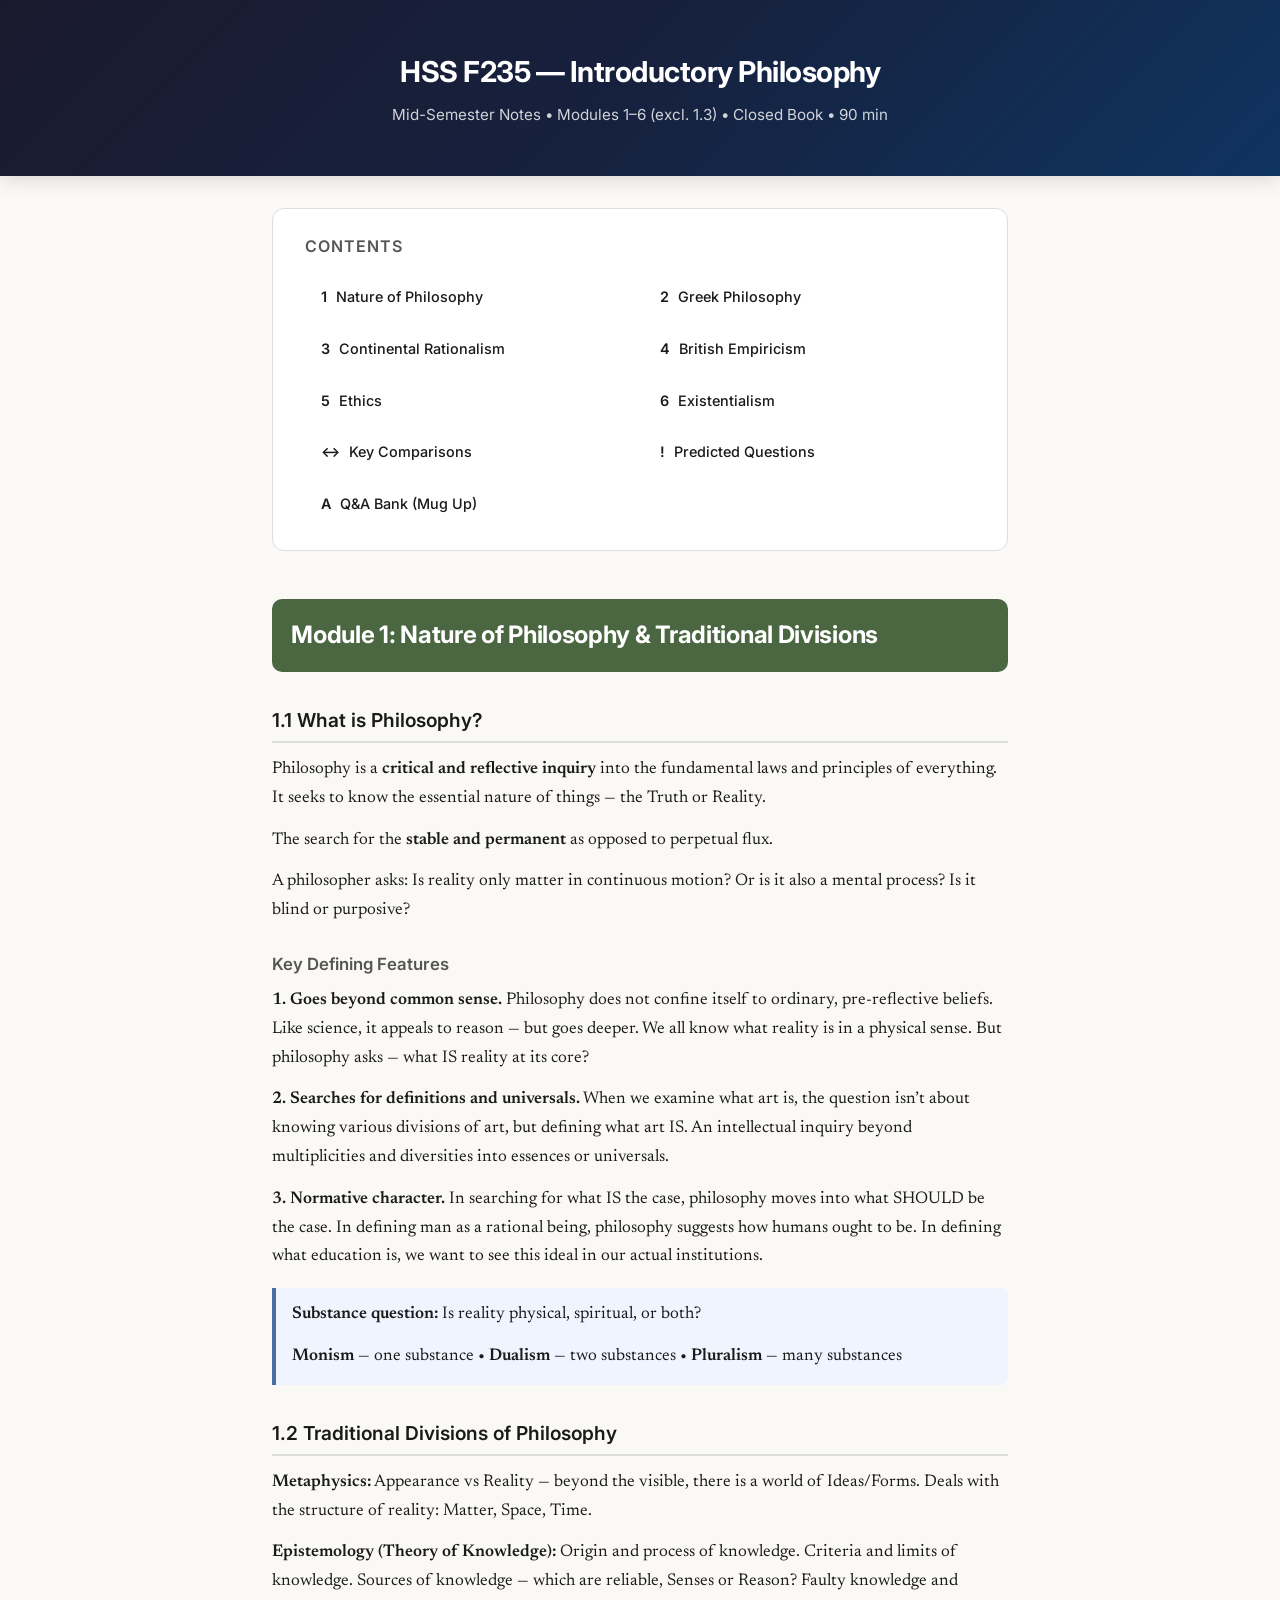
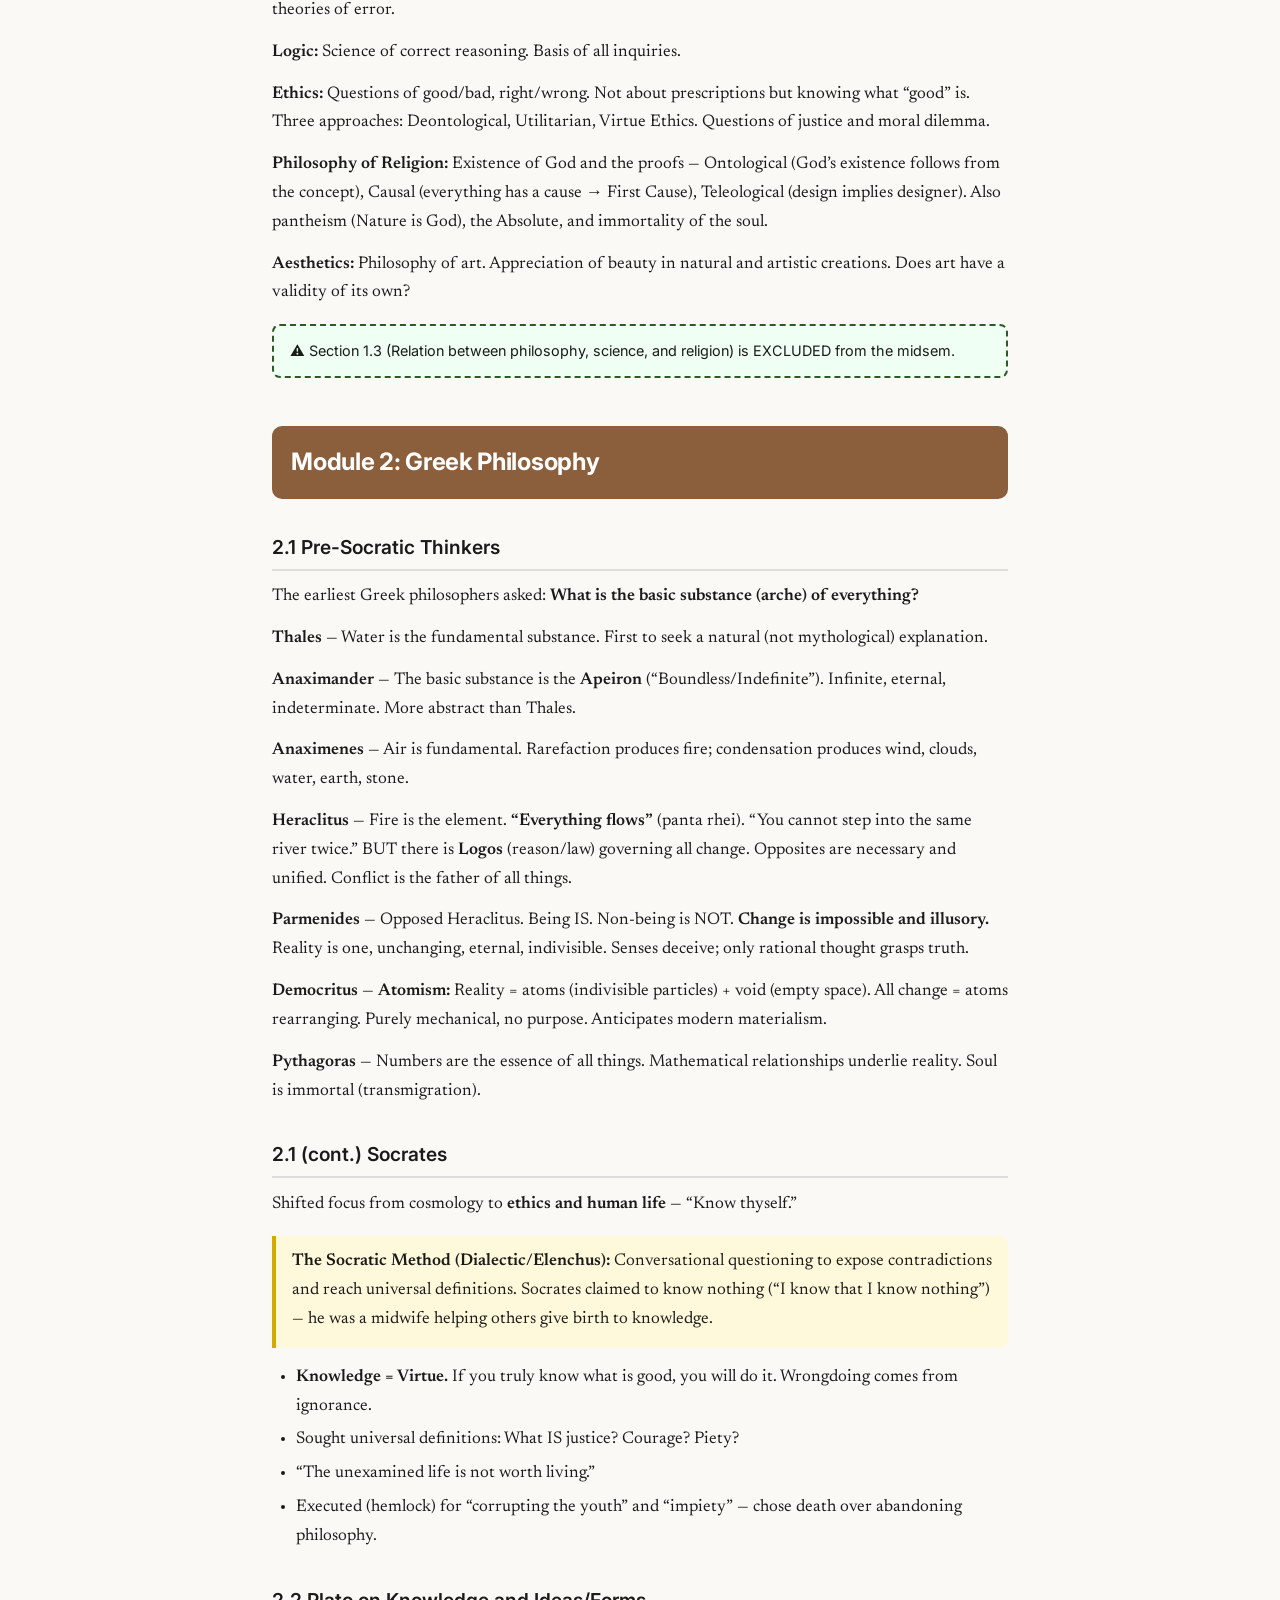
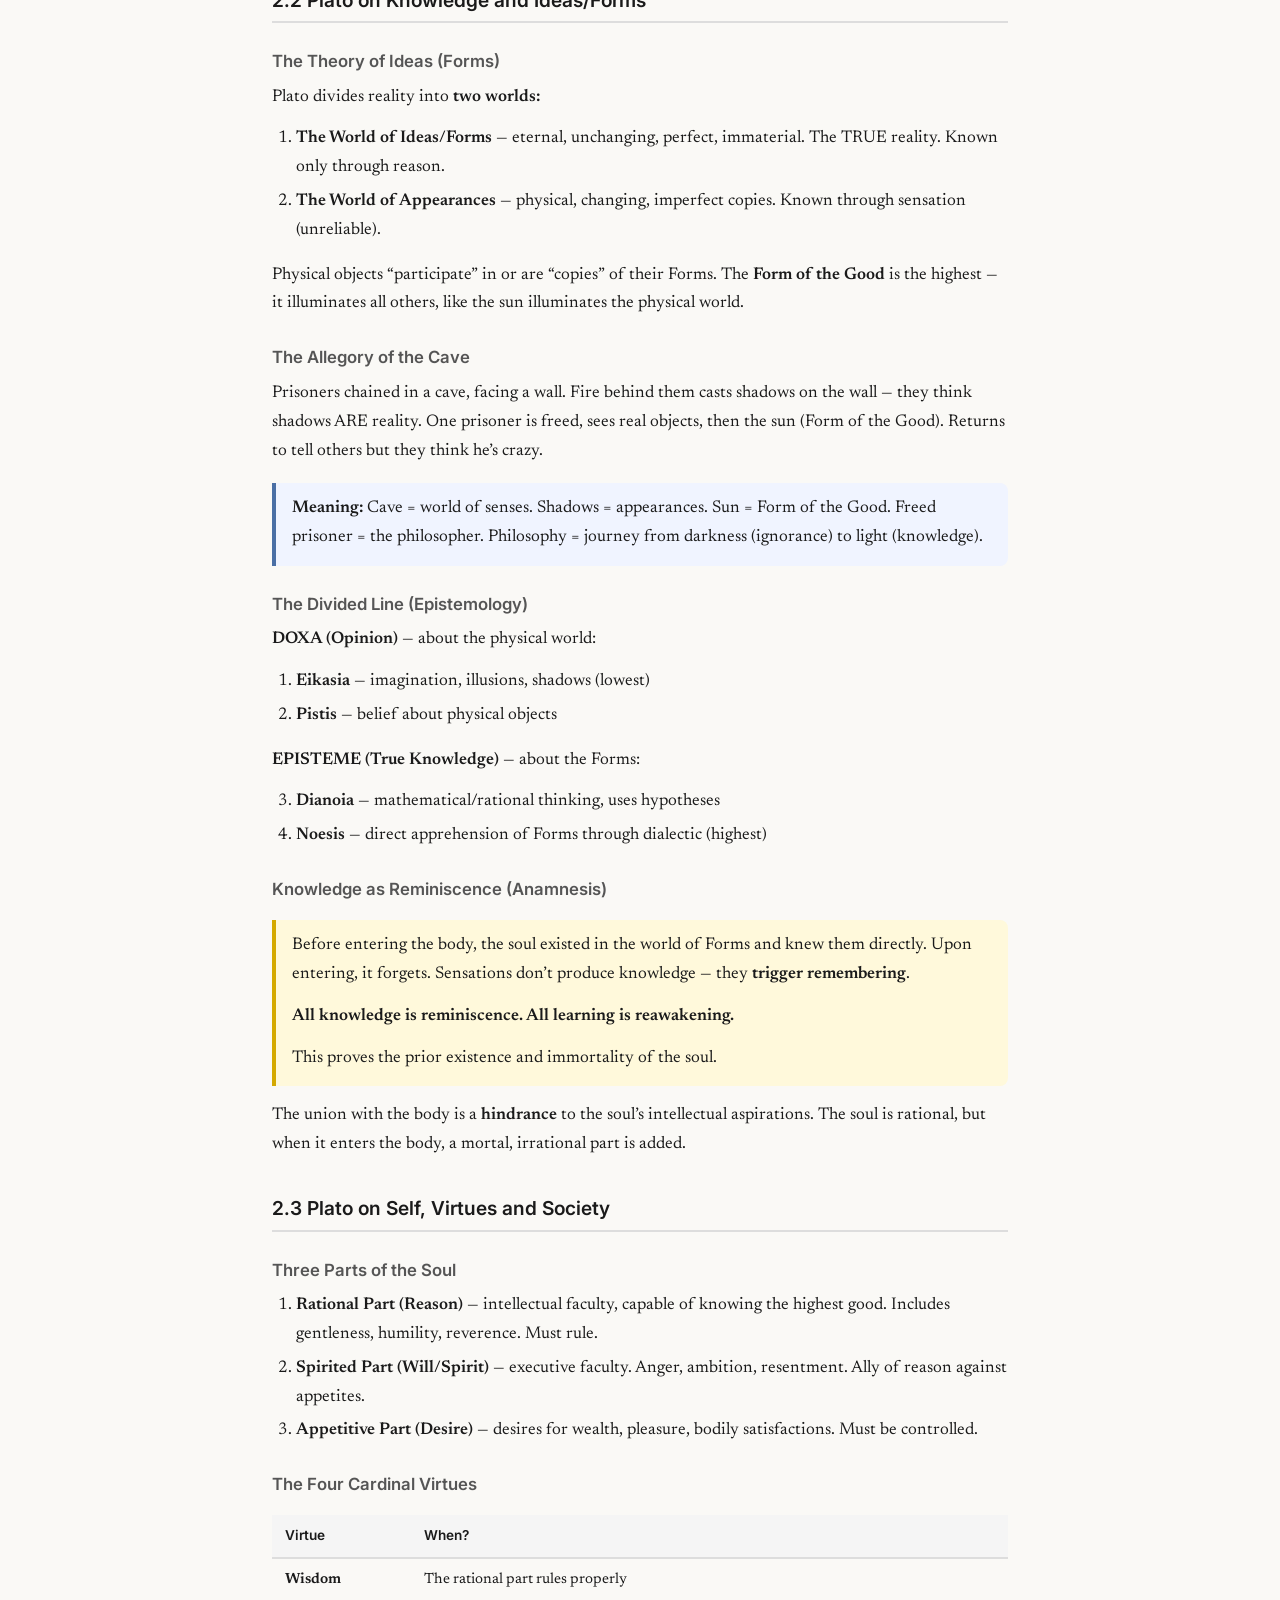
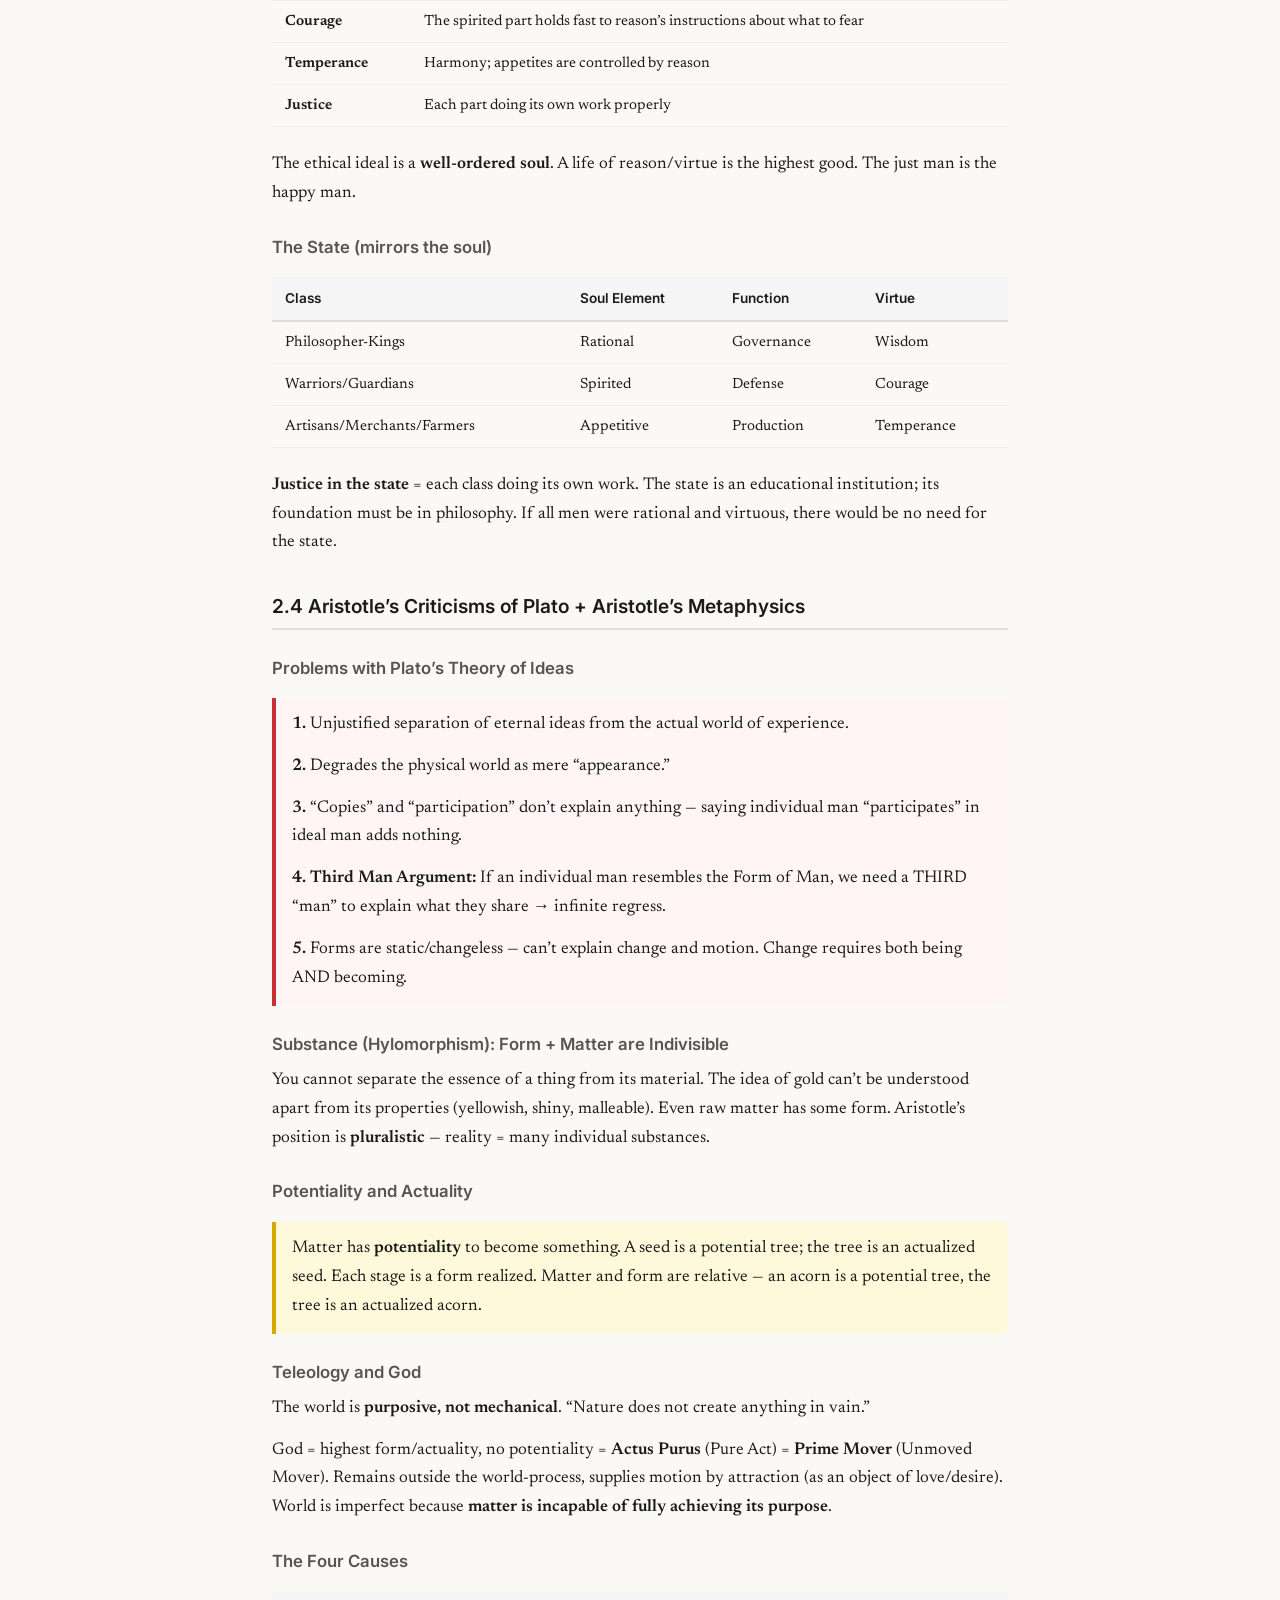
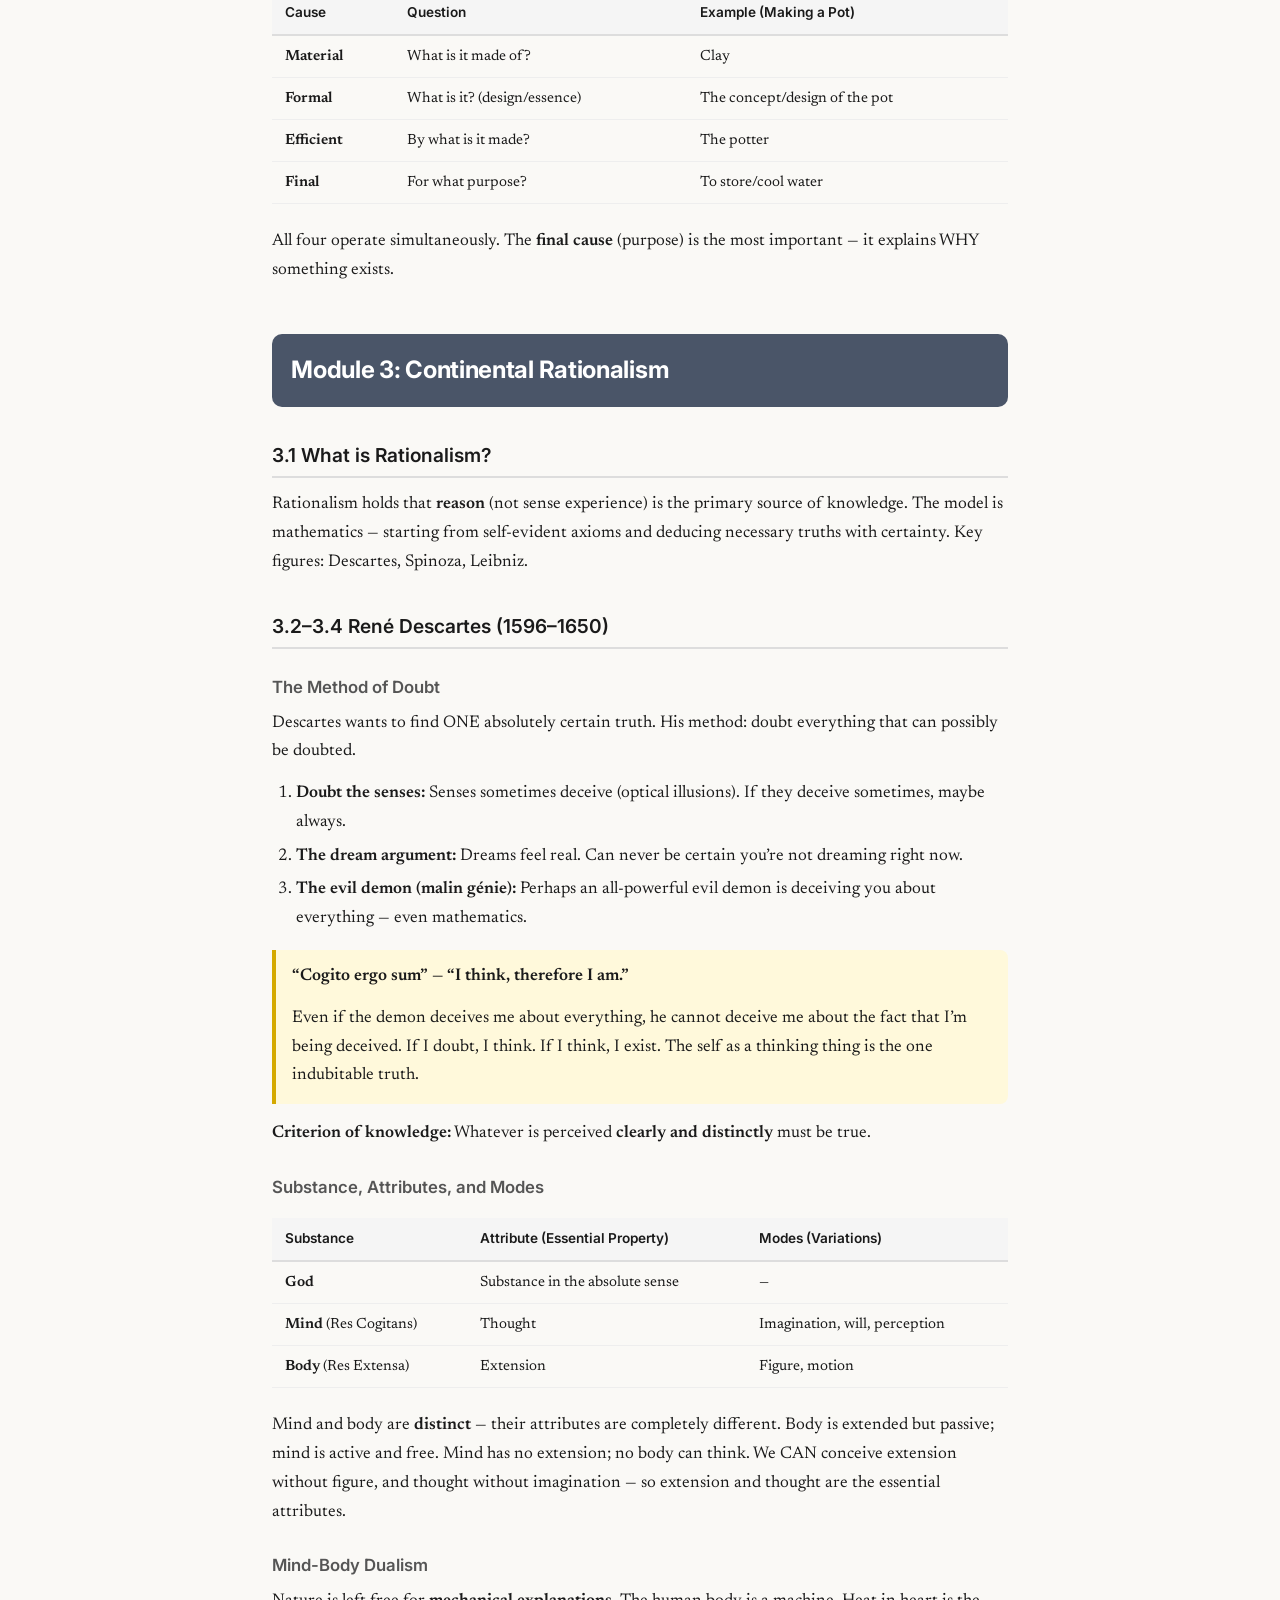
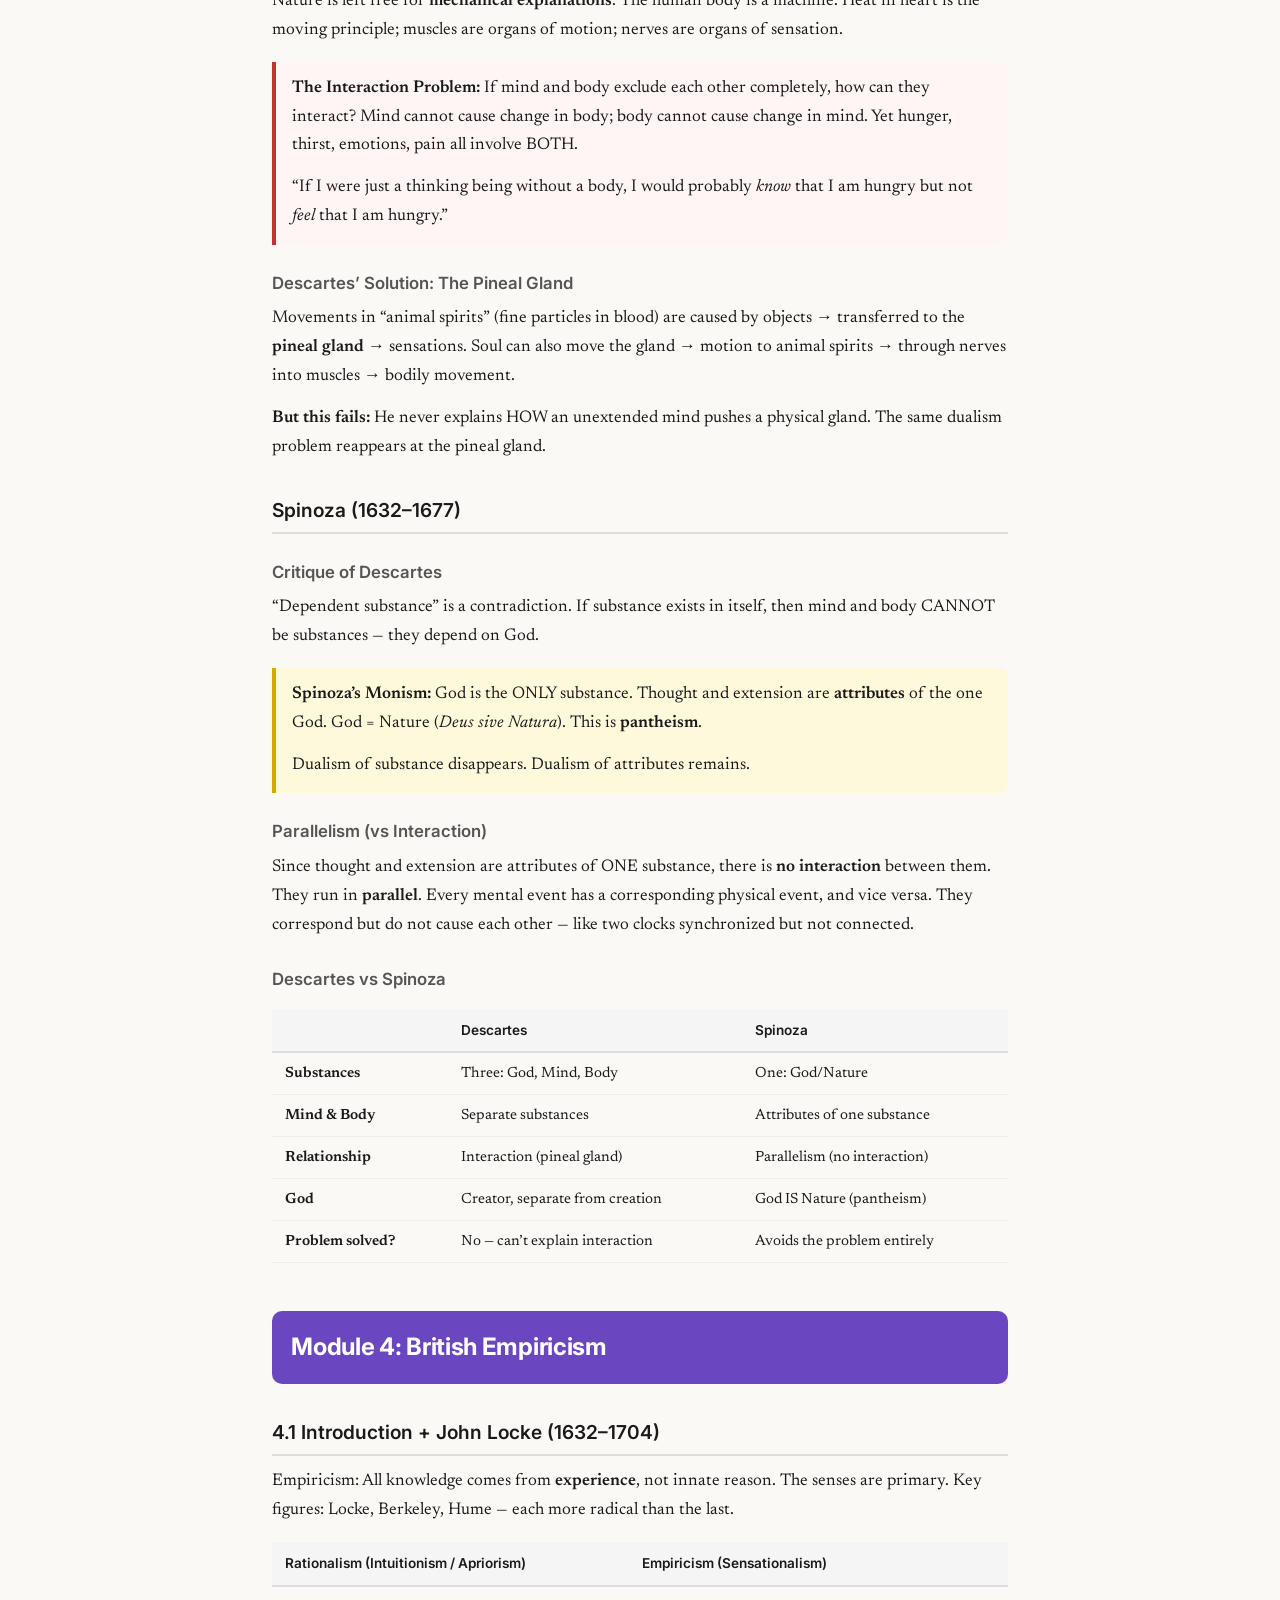
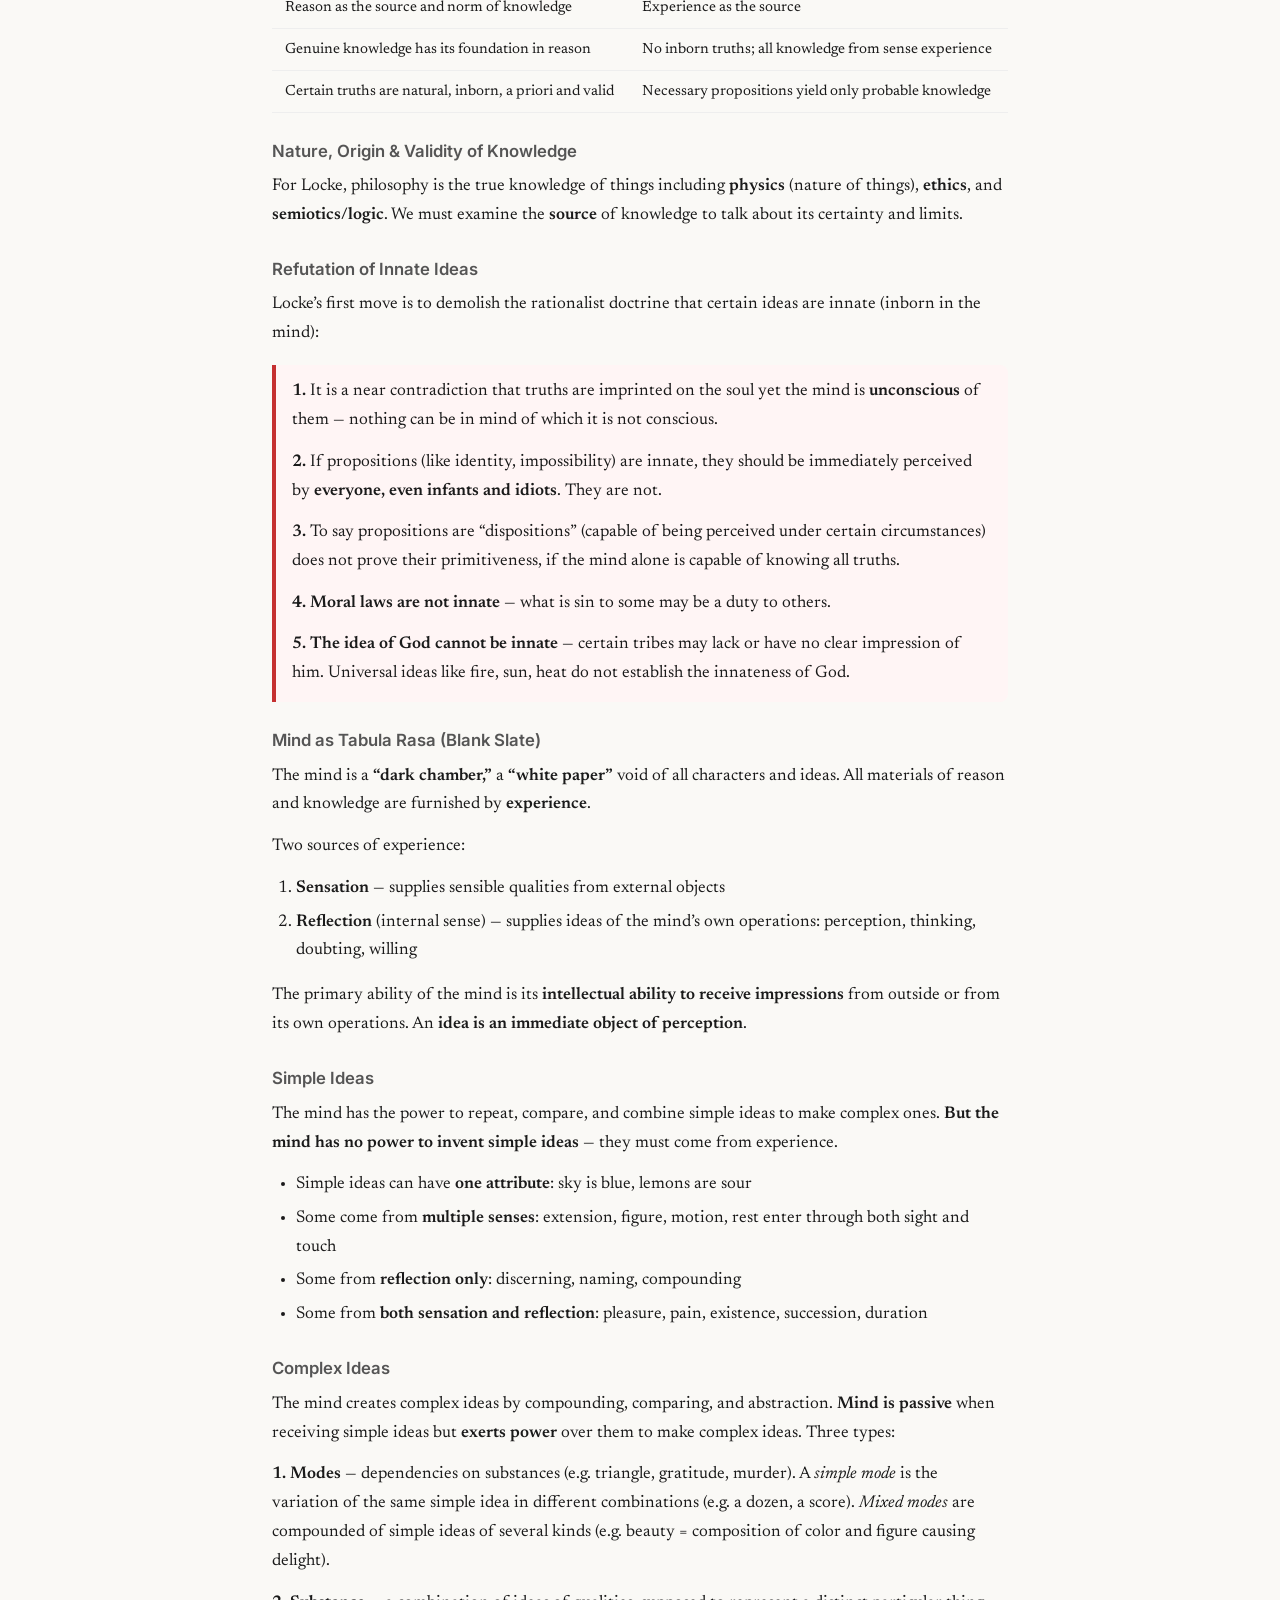
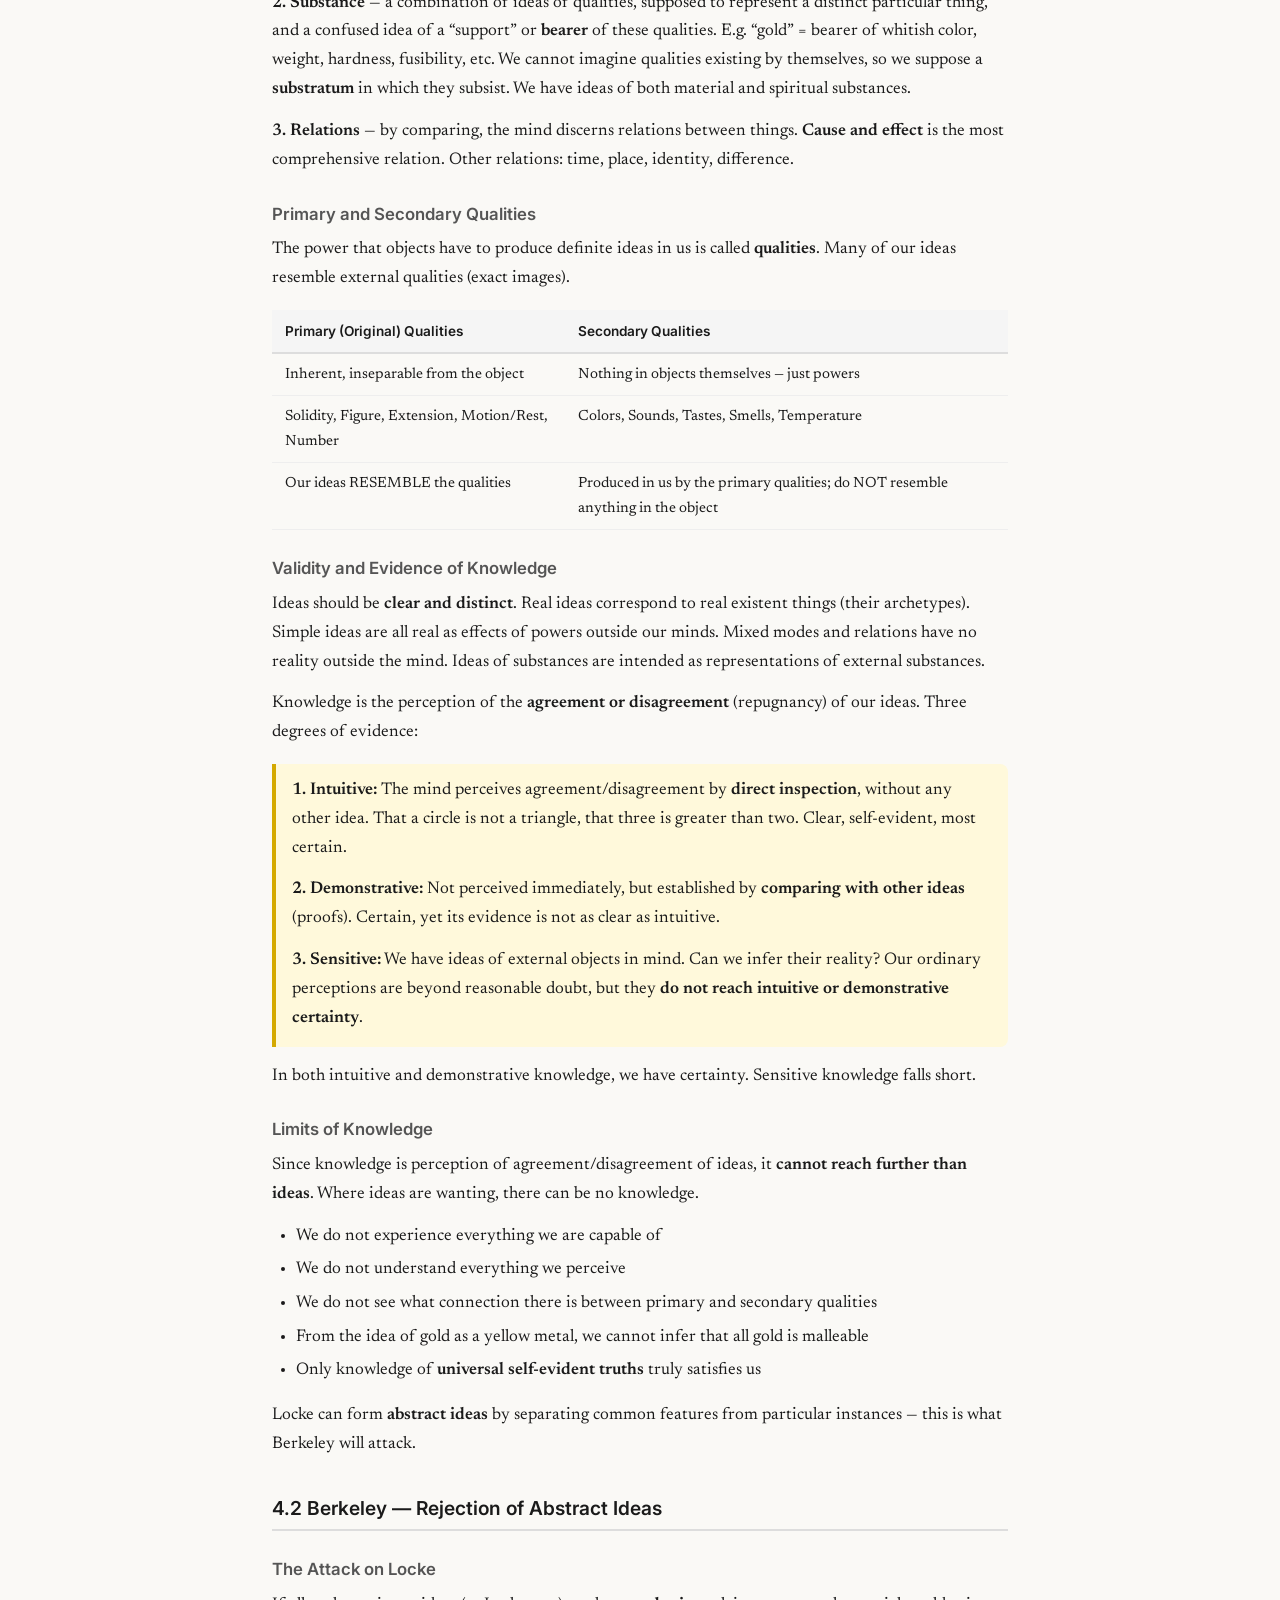
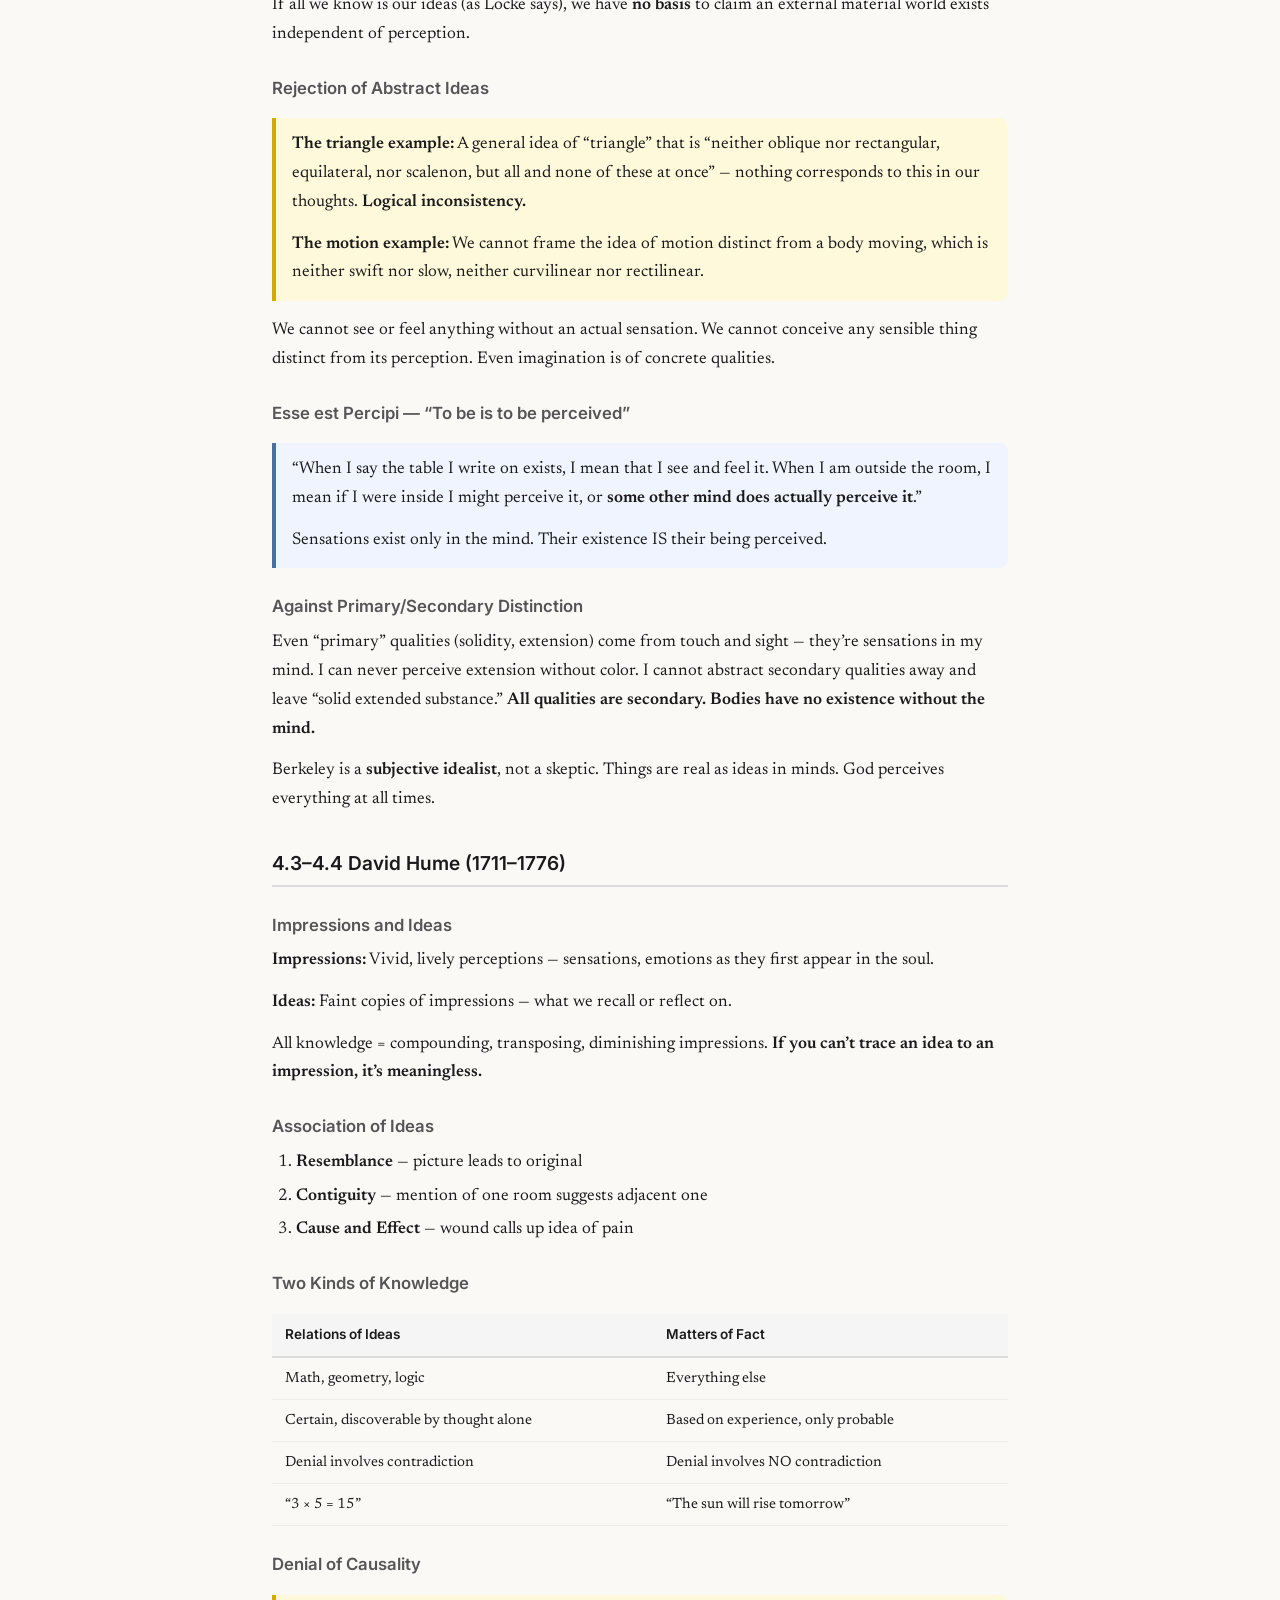
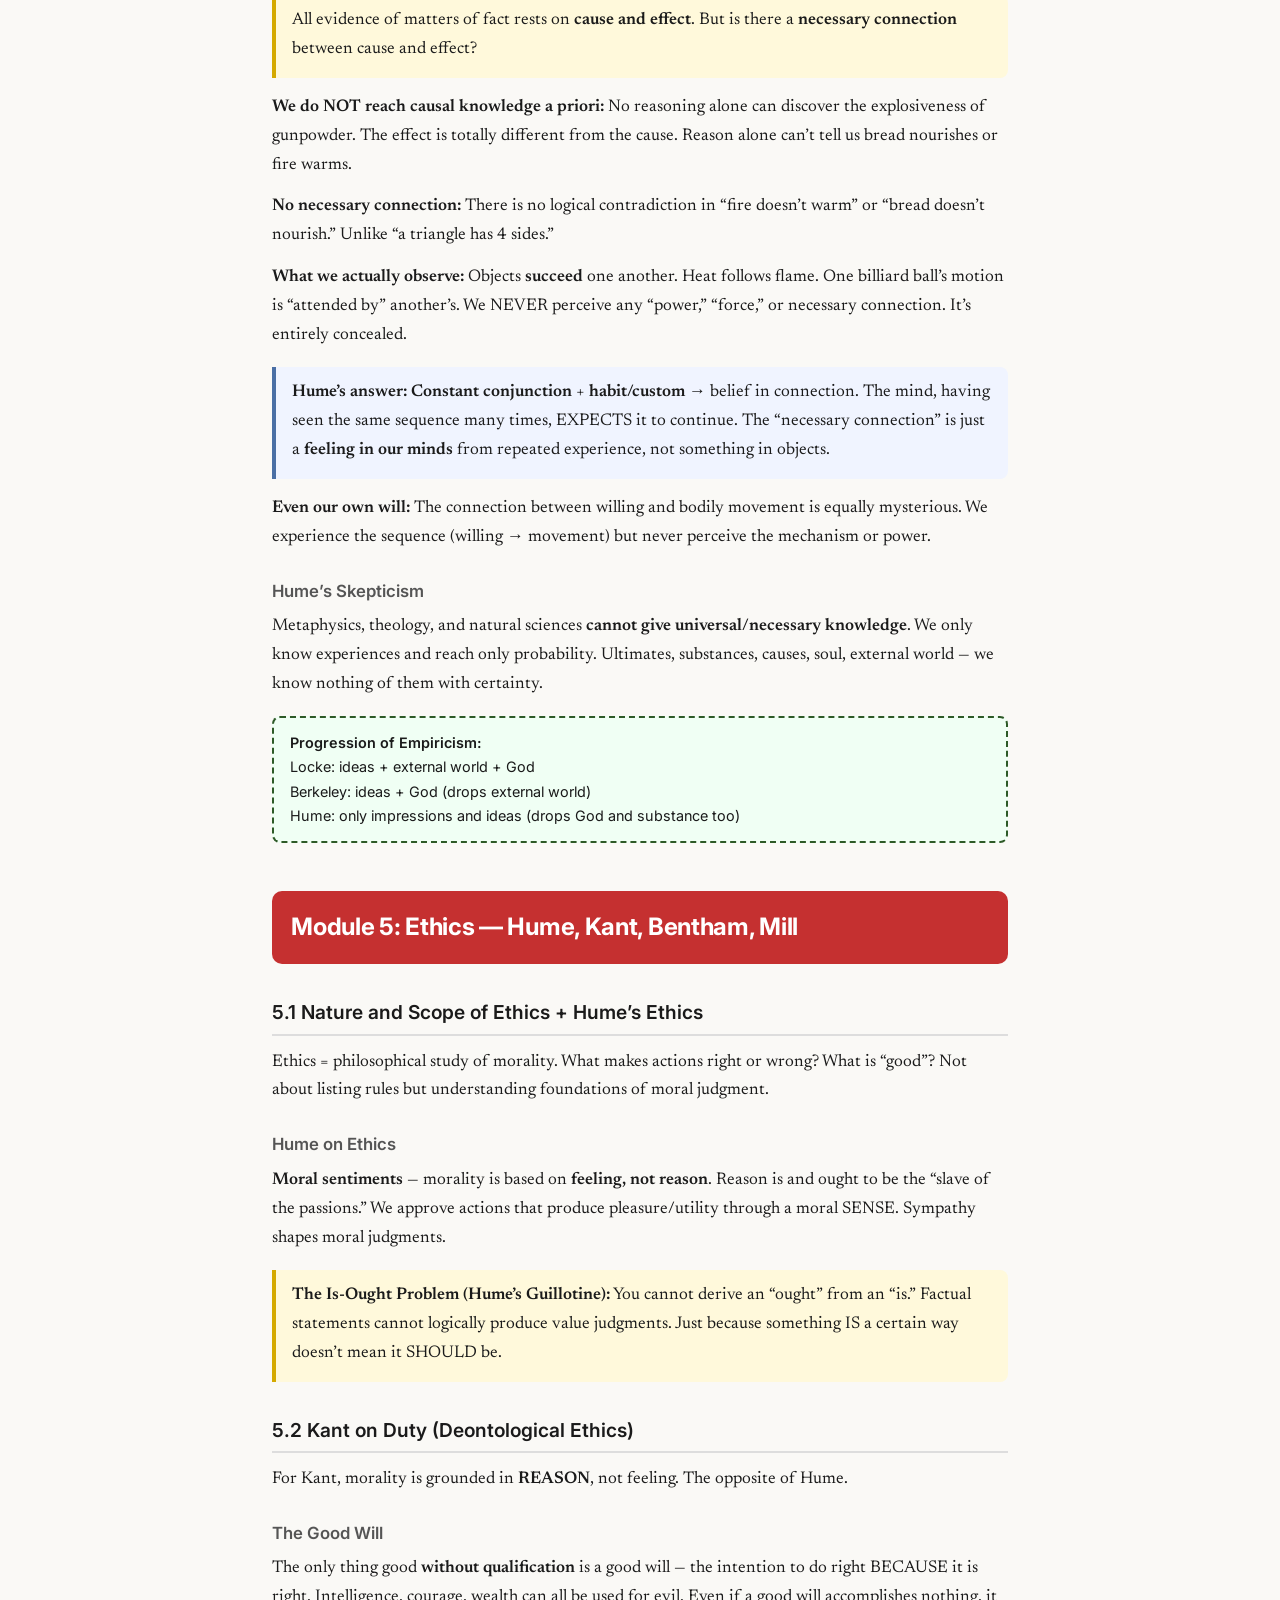
<file: philosophy-notes.html>
<!DOCTYPE html>
<html lang="en">
<head>
<meta charset="UTF-8">
<meta name="viewport" content="width=device-width, initial-scale=1.0">
<title>HSS F235 — Mid-Sem Notes</title>
<style>
  @import url('https://fonts.googleapis.com/css2?family=Inter:wght@400;500;600;700&family=Newsreader:ital,wght@0,400;0,600;1,400&display=swap');

  :root {
    --bg: #faf9f6;
    --text: #1a1a1a;
    --muted: #555;
    --accent: #2d5a27;
    --accent-light: #e8f0e6;
    --border: #ddd;
    --highlight: #fff9db;
    --card-bg: #fff;
    --module-1: #4a6741;
    --module-2: #8b5e3c;
    --module-3: #4a5568;
    --module-4: #6b46c1;
    --module-5: #c53030;
    --module-6: #2b6cb0;
  }

  * { margin: 0; padding: 0; box-sizing: border-box; }

  body {
    font-family: 'Newsreader', Georgia, serif;
    background: var(--bg);
    color: var(--text);
    line-height: 1.7;
    font-size: 17px;
    padding: 0;
  }

  .header {
    background: linear-gradient(135deg, #1a1a2e 0%, #16213e 50%, #0f3460 100%);
    color: white;
    padding: 3rem 2rem;
    text-align: center;
    position: sticky;
    top: 0;
    z-index: 100;
    box-shadow: 0 2px 20px rgba(0,0,0,0.15);
  }

  .header h1 {
    font-family: 'Inter', sans-serif;
    font-size: 1.8rem;
    font-weight: 700;
    letter-spacing: -0.5px;
    margin-bottom: 0.3rem;
  }

  .header .subtitle {
    font-size: 0.95rem;
    opacity: 0.8;
    font-family: 'Inter', sans-serif;
    font-weight: 400;
  }

  .toc {
    max-width: 800px;
    margin: 2rem auto;
    padding: 1.5rem 2rem;
    background: var(--card-bg);
    border-radius: 12px;
    border: 1px solid var(--border);
  }

  .toc h2 {
    font-family: 'Inter', sans-serif;
    font-size: 1rem;
    font-weight: 600;
    text-transform: uppercase;
    letter-spacing: 1px;
    color: var(--muted);
    margin-bottom: 1rem;
  }

  .toc-grid {
    display: grid;
    grid-template-columns: 1fr 1fr;
    gap: 0.5rem;
  }

  .toc a {
    display: block;
    padding: 0.6rem 1rem;
    color: var(--text);
    text-decoration: none;
    border-radius: 8px;
    font-family: 'Inter', sans-serif;
    font-size: 0.9rem;
    font-weight: 500;
    transition: all 0.15s;
  }

  .toc a:hover { background: var(--accent-light); }
  .toc a .mod-num { font-weight: 600; margin-right: 0.3rem; }

  .content {
    max-width: 800px;
    margin: 0 auto;
    padding: 0 2rem 6rem;
  }

  .module {
    margin-top: 3rem;
    scroll-margin-top: 100px;
  }

  .module-header {
    font-family: 'Inter', sans-serif;
    font-size: 1.5rem;
    font-weight: 700;
    padding: 1rem 1.2rem;
    border-radius: 10px;
    color: white;
    margin-bottom: 1.5rem;
    letter-spacing: -0.3px;
  }

  .m1 .module-header { background: var(--module-1); }
  .m2 .module-header { background: var(--module-2); }
  .m3 .module-header { background: var(--module-3); }
  .m4 .module-header { background: var(--module-4); }
  .m5 .module-header { background: var(--module-5); }
  .m6 .module-header { background: var(--module-6); }

  h3 {
    font-family: 'Inter', sans-serif;
    font-size: 1.2rem;
    font-weight: 600;
    color: var(--text);
    margin: 2rem 0 0.8rem;
    padding-bottom: 0.3rem;
    border-bottom: 2px solid var(--border);
  }

  h4 {
    font-family: 'Inter', sans-serif;
    font-size: 1.05rem;
    font-weight: 600;
    color: var(--muted);
    margin: 1.5rem 0 0.5rem;
  }

  p { margin-bottom: 0.8rem; }

  strong { font-weight: 600; }

  .key-concept {
    background: var(--highlight);
    border-left: 4px solid #d4a900;
    padding: 0.8rem 1rem;
    margin: 1rem 0;
    border-radius: 0 8px 8px 0;
  }

  .key-concept p:last-child { margin-bottom: 0; }

  .definition {
    background: #f0f4ff;
    border-left: 4px solid #4a6fa5;
    padding: 0.8rem 1rem;
    margin: 1rem 0;
    border-radius: 0 8px 8px 0;
  }

  .definition p:last-child { margin-bottom: 0; }

  .criticism {
    background: #fff5f5;
    border-left: 4px solid #c53030;
    padding: 0.8rem 1rem;
    margin: 1rem 0;
    border-radius: 0 8px 8px 0;
  }

  .criticism p:last-child { margin-bottom: 0; }

  .exam-tip {
    background: #f0fff4;
    border: 2px dashed var(--accent);
    padding: 0.8rem 1rem;
    margin: 1rem 0;
    border-radius: 8px;
    font-family: 'Inter', sans-serif;
    font-size: 0.9rem;
  }

  ul, ol {
    margin: 0.5rem 0 1rem 1.5rem;
  }

  li { margin-bottom: 0.3rem; }

  table {
    width: 100%;
    border-collapse: collapse;
    margin: 1rem 0 1.5rem;
    font-size: 0.92rem;
  }

  thead th {
    background: #f5f5f5;
    font-family: 'Inter', sans-serif;
    font-weight: 600;
    text-align: left;
    padding: 0.6rem 0.8rem;
    border-bottom: 2px solid var(--border);
    font-size: 0.85rem;
  }

  td {
    padding: 0.5rem 0.8rem;
    border-bottom: 1px solid #eee;
    vertical-align: top;
  }

  tr:hover td { background: #fafafa; }

  .comparison-section {
    margin-top: 3rem;
    scroll-margin-top: 100px;
  }

  .comparison-section .module-header {
    background: linear-gradient(135deg, #2d3748, #4a5568);
  }

  .predictions {
    margin-top: 3rem;
    scroll-margin-top: 100px;
  }

  .predictions .module-header {
    background: linear-gradient(135deg, #9b2c2c, #c53030);
  }

  .question-card {
    background: var(--card-bg);
    border: 1px solid var(--border);
    border-radius: 10px;
    padding: 1rem 1.2rem;
    margin: 0.8rem 0;
  }

  .question-card .q-label {
    font-family: 'Inter', sans-serif;
    font-size: 0.75rem;
    font-weight: 600;
    text-transform: uppercase;
    letter-spacing: 1px;
    color: var(--muted);
    margin-bottom: 0.3rem;
  }

  .question-card .q-text {
    font-size: 1rem;
    line-height: 1.5;
  }

  .divider {
    height: 1px;
    background: var(--border);
    margin: 2rem 0;
  }

  /* Tables scroll horizontally on small screens */
  .table-wrap {
    overflow-x: auto;
    -webkit-overflow-scrolling: touch;
    margin: 1rem 0 1.5rem;
  }

  .table-wrap table {
    margin: 0;
    min-width: 480px;
  }

  @media (max-width: 768px) {
    body { font-size: 16px; }

    .header {
      padding: 1.5rem 1rem;
      position: sticky;
    }

    .header h1 { font-size: 1.3rem; }
    .header .subtitle { font-size: 0.82rem; }

    .toc {
      margin: 1rem 0.75rem;
      padding: 1rem 1.2rem;
    }

    .toc-grid { grid-template-columns: 1fr; gap: 0.25rem; }
    .toc a { padding: 0.5rem 0.8rem; font-size: 0.85rem; }

    .content { padding: 0 0.9rem 4rem; }

    .module-header {
      font-size: 1.2rem;
      padding: 0.8rem 1rem;
    }

    h3 { font-size: 1.08rem; margin-top: 1.5rem; }
    h4 { font-size: 0.95rem; }

    .key-concept, .definition, .criticism, .exam-tip {
      padding: 0.7rem 0.8rem;
      margin: 0.8rem 0;
    }

    table { font-size: 0.82rem; }
    td, thead th { padding: 0.4rem 0.5rem; }

    .question-card { padding: 0.8rem 1rem; }
    .question-card .q-text { font-size: 0.92rem; }

    ol, ul { margin-left: 1.2rem; }
  }

  @media (max-width: 400px) {
    body { font-size: 15px; line-height: 1.6; }

    .header { padding: 1.2rem 0.8rem; }
    .header h1 { font-size: 1.15rem; }

    .content { padding: 0 0.7rem 3rem; }

    .module-header { font-size: 1.1rem; padding: 0.7rem 0.8rem; }

    h3 { font-size: 1rem; }

    table { font-size: 0.78rem; }
    td, thead th { padding: 0.3rem 0.4rem; }
  }

  @media print {
    .header { position: static; }
    .module { page-break-before: always; }
    .module:first-child { page-break-before: avoid; }
  }
</style>
</head>
<body>

<div class="header">
  <h1>HSS F235 &mdash; Introductory Philosophy</h1>
  <div class="subtitle">Mid-Semester Notes &bull; Modules 1&ndash;6 (excl. 1.3) &bull; Closed Book &bull; 90 min</div>
</div>

<div class="content">

<nav class="toc">
  <h2>Contents</h2>
  <div class="toc-grid">
    <a href="#m1"><span class="mod-num">1</span> Nature of Philosophy</a>
    <a href="#m2"><span class="mod-num">2</span> Greek Philosophy</a>
    <a href="#m3"><span class="mod-num">3</span> Continental Rationalism</a>
    <a href="#m4"><span class="mod-num">4</span> British Empiricism</a>
    <a href="#m5"><span class="mod-num">5</span> Ethics</a>
    <a href="#m6"><span class="mod-num">6</span> Existentialism</a>
    <a href="#comparisons"><span class="mod-num">&harr;</span> Key Comparisons</a>
    <a href="#predictions"><span class="mod-num">!</span> Predicted Questions</a>
    <a href="#qna"><span class="mod-num">A</span> Q&amp;A Bank (Mug Up)</a>
  </div>
</nav>

<!-- ==================== MODULE 1 ==================== -->
<section class="module m1" id="m1">
<div class="module-header">Module 1: Nature of Philosophy &amp; Traditional Divisions</div>

<h3>1.1 What is Philosophy?</h3>

<p>Philosophy is a <strong>critical and reflective inquiry</strong> into the fundamental laws and principles of everything. It seeks to know the essential nature of things &mdash; the Truth or Reality.</p>

<p>The search for the <strong>stable and permanent</strong> as opposed to perpetual flux.</p>

<p>A philosopher asks: Is reality only matter in continuous motion? Or is it also a mental process? Is it blind or purposive?</p>

<h4>Key Defining Features</h4>

<p><strong>1. Goes beyond common sense.</strong> Philosophy does not confine itself to ordinary, pre-reflective beliefs. Like science, it appeals to reason &mdash; but goes deeper. We all know what reality is in a physical sense. But philosophy asks &mdash; what IS reality at its core?</p>

<p><strong>2. Searches for definitions and universals.</strong> When we examine what art is, the question isn&rsquo;t about knowing various divisions of art, but defining what art IS. An intellectual inquiry beyond multiplicities and diversities into essences or universals.</p>

<p><strong>3. Normative character.</strong> In searching for what IS the case, philosophy moves into what SHOULD be the case. In defining man as a rational being, philosophy suggests how humans ought to be. In defining what education is, we want to see this ideal in our actual institutions.</p>

<div class="definition">
  <p><strong>Substance question:</strong> Is reality physical, spiritual, or both?</p>
  <p><strong>Monism</strong> &mdash; one substance &bull; <strong>Dualism</strong> &mdash; two substances &bull; <strong>Pluralism</strong> &mdash; many substances</p>
</div>

<h3>1.2 Traditional Divisions of Philosophy</h3>

<p><strong>Metaphysics:</strong> Appearance vs Reality &mdash; beyond the visible, there is a world of Ideas/Forms. Deals with the structure of reality: Matter, Space, Time.</p>

<p><strong>Epistemology (Theory of Knowledge):</strong> Origin and process of knowledge. Criteria and limits of knowledge. Sources of knowledge &mdash; which are reliable, Senses or Reason? Faulty knowledge and theories of error.</p>

<p><strong>Logic:</strong> Science of correct reasoning. Basis of all inquiries.</p>

<p><strong>Ethics:</strong> Questions of good/bad, right/wrong. Not about prescriptions but knowing what &ldquo;good&rdquo; is. Three approaches: Deontological, Utilitarian, Virtue Ethics. Questions of justice and moral dilemma.</p>

<p><strong>Philosophy of Religion:</strong> Existence of God and the proofs &mdash; Ontological (God&rsquo;s existence follows from the concept), Causal (everything has a cause &rarr; First Cause), Teleological (design implies designer). Also pantheism (Nature is God), the Absolute, and immortality of the soul.</p>

<p><strong>Aesthetics:</strong> Philosophy of art. Appreciation of beauty in natural and artistic creations. Does art have a validity of its own?</p>

<div class="exam-tip">&#9888; Section 1.3 (Relation between philosophy, science, and religion) is EXCLUDED from the midsem.</div>

</section>

<!-- ==================== MODULE 2 ==================== -->
<section class="module m2" id="m2">
<div class="module-header">Module 2: Greek Philosophy</div>

<h3>2.1 Pre-Socratic Thinkers</h3>

<p>The earliest Greek philosophers asked: <strong>What is the basic substance (arche) of everything?</strong></p>

<p><strong>Thales</strong> &mdash; Water is the fundamental substance. First to seek a natural (not mythological) explanation.</p>

<p><strong>Anaximander</strong> &mdash; The basic substance is the <strong>Apeiron</strong> (&ldquo;Boundless/Indefinite&rdquo;). Infinite, eternal, indeterminate. More abstract than Thales.</p>

<p><strong>Anaximenes</strong> &mdash; Air is fundamental. Rarefaction produces fire; condensation produces wind, clouds, water, earth, stone.</p>

<p><strong>Heraclitus</strong> &mdash; Fire is the element. <strong>&ldquo;Everything flows&rdquo;</strong> (panta rhei). &ldquo;You cannot step into the same river twice.&rdquo; BUT there is <strong>Logos</strong> (reason/law) governing all change. Opposites are necessary and unified. Conflict is the father of all things.</p>

<p><strong>Parmenides</strong> &mdash; Opposed Heraclitus. Being IS. Non-being is NOT. <strong>Change is impossible and illusory.</strong> Reality is one, unchanging, eternal, indivisible. Senses deceive; only rational thought grasps truth.</p>

<p><strong>Democritus</strong> &mdash; <strong>Atomism:</strong> Reality = atoms (indivisible particles) + void (empty space). All change = atoms rearranging. Purely mechanical, no purpose. Anticipates modern materialism.</p>

<p><strong>Pythagoras</strong> &mdash; Numbers are the essence of all things. Mathematical relationships underlie reality. Soul is immortal (transmigration).</p>

<h3>2.1 (cont.) Socrates</h3>

<p>Shifted focus from cosmology to <strong>ethics and human life</strong> &mdash; &ldquo;Know thyself.&rdquo;</p>

<div class="key-concept">
  <p><strong>The Socratic Method (Dialectic/Elenchus):</strong> Conversational questioning to expose contradictions and reach universal definitions. Socrates claimed to know nothing (&ldquo;I know that I know nothing&rdquo;) &mdash; he was a midwife helping others give birth to knowledge.</p>
</div>

<ul>
  <li><strong>Knowledge = Virtue.</strong> If you truly know what is good, you will do it. Wrongdoing comes from ignorance.</li>
  <li>Sought universal definitions: What IS justice? Courage? Piety?</li>
  <li>&ldquo;The unexamined life is not worth living.&rdquo;</li>
  <li>Executed (hemlock) for &ldquo;corrupting the youth&rdquo; and &ldquo;impiety&rdquo; &mdash; chose death over abandoning philosophy.</li>
</ul>

<h3>2.2 Plato on Knowledge and Ideas/Forms</h3>

<h4>The Theory of Ideas (Forms)</h4>

<p>Plato divides reality into <strong>two worlds:</strong></p>

<ol>
  <li><strong>The World of Ideas/Forms</strong> &mdash; eternal, unchanging, perfect, immaterial. The TRUE reality. Known only through reason.</li>
  <li><strong>The World of Appearances</strong> &mdash; physical, changing, imperfect copies. Known through sensation (unreliable).</li>
</ol>

<p>Physical objects &ldquo;participate&rdquo; in or are &ldquo;copies&rdquo; of their Forms. The <strong>Form of the Good</strong> is the highest &mdash; it illuminates all others, like the sun illuminates the physical world.</p>

<h4>The Allegory of the Cave</h4>

<p>Prisoners chained in a cave, facing a wall. Fire behind them casts shadows on the wall &mdash; they think shadows ARE reality. One prisoner is freed, sees real objects, then the sun (Form of the Good). Returns to tell others but they think he&rsquo;s crazy.</p>

<div class="definition">
  <p><strong>Meaning:</strong> Cave = world of senses. Shadows = appearances. Sun = Form of the Good. Freed prisoner = the philosopher. Philosophy = journey from darkness (ignorance) to light (knowledge).</p>
</div>

<h4>The Divided Line (Epistemology)</h4>

<p><strong>DOXA (Opinion)</strong> &mdash; about the physical world:</p>
<ol>
  <li><strong>Eikasia</strong> &mdash; imagination, illusions, shadows (lowest)</li>
  <li><strong>Pistis</strong> &mdash; belief about physical objects</li>
</ol>

<p><strong>EPISTEME (True Knowledge)</strong> &mdash; about the Forms:</p>
<ol start="3">
  <li><strong>Dianoia</strong> &mdash; mathematical/rational thinking, uses hypotheses</li>
  <li><strong>Noesis</strong> &mdash; direct apprehension of Forms through dialectic (highest)</li>
</ol>

<h4>Knowledge as Reminiscence (Anamnesis)</h4>

<div class="key-concept">
  <p>Before entering the body, the soul existed in the world of Forms and knew them directly. Upon entering, it forgets. Sensations don&rsquo;t produce knowledge &mdash; they <strong>trigger remembering</strong>.</p>
  <p><strong>All knowledge is reminiscence. All learning is reawakening.</strong></p>
  <p>This proves the prior existence and immortality of the soul.</p>
</div>

<p>The union with the body is a <strong>hindrance</strong> to the soul&rsquo;s intellectual aspirations. The soul is rational, but when it enters the body, a mortal, irrational part is added.</p>

<h3>2.3 Plato on Self, Virtues and Society</h3>

<h4>Three Parts of the Soul</h4>

<ol>
  <li><strong>Rational Part (Reason)</strong> &mdash; intellectual faculty, capable of knowing the highest good. Includes gentleness, humility, reverence. Must rule.</li>
  <li><strong>Spirited Part (Will/Spirit)</strong> &mdash; executive faculty. Anger, ambition, resentment. Ally of reason against appetites.</li>
  <li><strong>Appetitive Part (Desire)</strong> &mdash; desires for wealth, pleasure, bodily satisfactions. Must be controlled.</li>
</ol>

<h4>The Four Cardinal Virtues</h4>

<div class="table-wrap"><table>
  <thead><tr><th>Virtue</th><th>When?</th></tr></thead>
  <tbody>
    <tr><td><strong>Wisdom</strong></td><td>The rational part rules properly</td></tr>
    <tr><td><strong>Courage</strong></td><td>The spirited part holds fast to reason&rsquo;s instructions about what to fear</td></tr>
    <tr><td><strong>Temperance</strong></td><td>Harmony; appetites are controlled by reason</td></tr>
    <tr><td><strong>Justice</strong></td><td>Each part doing its own work properly</td></tr>
  </tbody>
</table></div>

<p>The ethical ideal is a <strong>well-ordered soul</strong>. A life of reason/virtue is the highest good. The just man is the happy man.</p>

<h4>The State (mirrors the soul)</h4>

<div class="table-wrap"><table>
  <thead><tr><th>Class</th><th>Soul Element</th><th>Function</th><th>Virtue</th></tr></thead>
  <tbody>
    <tr><td>Philosopher-Kings</td><td>Rational</td><td>Governance</td><td>Wisdom</td></tr>
    <tr><td>Warriors/Guardians</td><td>Spirited</td><td>Defense</td><td>Courage</td></tr>
    <tr><td>Artisans/Merchants/Farmers</td><td>Appetitive</td><td>Production</td><td>Temperance</td></tr>
  </tbody>
</table></div>

<p><strong>Justice in the state</strong> = each class doing its own work. The state is an educational institution; its foundation must be in philosophy. If all men were rational and virtuous, there would be no need for the state.</p>

<h3>2.4 Aristotle&rsquo;s Criticisms of Plato + Aristotle&rsquo;s Metaphysics</h3>

<h4>Problems with Plato&rsquo;s Theory of Ideas</h4>

<div class="criticism">
  <p><strong>1.</strong> Unjustified separation of eternal ideas from the actual world of experience.</p>
  <p><strong>2.</strong> Degrades the physical world as mere &ldquo;appearance.&rdquo;</p>
  <p><strong>3.</strong> &ldquo;Copies&rdquo; and &ldquo;participation&rdquo; don&rsquo;t explain anything &mdash; saying individual man &ldquo;participates&rdquo; in ideal man adds nothing.</p>
  <p><strong>4. Third Man Argument:</strong> If an individual man resembles the Form of Man, we need a THIRD &ldquo;man&rdquo; to explain what they share &rarr; infinite regress.</p>
  <p><strong>5.</strong> Forms are static/changeless &mdash; can&rsquo;t explain change and motion. Change requires both being AND becoming.</p>
</div>

<h4>Substance (Hylomorphism): Form + Matter are Indivisible</h4>

<p>You cannot separate the essence of a thing from its material. The idea of gold can&rsquo;t be understood apart from its properties (yellowish, shiny, malleable). Even raw matter has some form. Aristotle&rsquo;s position is <strong>pluralistic</strong> &mdash; reality = many individual substances.</p>

<h4>Potentiality and Actuality</h4>

<div class="key-concept">
  <p>Matter has <strong>potentiality</strong> to become something. A seed is a potential tree; the tree is an actualized seed. Each stage is a form realized. Matter and form are relative &mdash; an acorn is a potential tree, the tree is an actualized acorn.</p>
</div>

<h4>Teleology and God</h4>

<p>The world is <strong>purposive, not mechanical</strong>. &ldquo;Nature does not create anything in vain.&rdquo;</p>

<p>God = highest form/actuality, no potentiality = <strong>Actus Purus</strong> (Pure Act) = <strong>Prime Mover</strong> (Unmoved Mover). Remains outside the world-process, supplies motion by attraction (as an object of love/desire). World is imperfect because <strong>matter is incapable of fully achieving its purpose</strong>.</p>

<h4>The Four Causes</h4>

<div class="table-wrap"><table>
  <thead><tr><th>Cause</th><th>Question</th><th>Example (Making a Pot)</th></tr></thead>
  <tbody>
    <tr><td><strong>Material</strong></td><td>What is it made of?</td><td>Clay</td></tr>
    <tr><td><strong>Formal</strong></td><td>What is it? (design/essence)</td><td>The concept/design of the pot</td></tr>
    <tr><td><strong>Efficient</strong></td><td>By what is it made?</td><td>The potter</td></tr>
    <tr><td><strong>Final</strong></td><td>For what purpose?</td><td>To store/cool water</td></tr>
  </tbody>
</table></div>

<p>All four operate simultaneously. The <strong>final cause</strong> (purpose) is the most important &mdash; it explains WHY something exists.</p>

</section>

<!-- ==================== MODULE 3 ==================== -->
<section class="module m3" id="m3">
<div class="module-header">Module 3: Continental Rationalism</div>

<h3>3.1 What is Rationalism?</h3>

<p>Rationalism holds that <strong>reason</strong> (not sense experience) is the primary source of knowledge. The model is mathematics &mdash; starting from self-evident axioms and deducing necessary truths with certainty. Key figures: Descartes, Spinoza, Leibniz.</p>

<h3>3.2&ndash;3.4 Ren&eacute; Descartes (1596&ndash;1650)</h3>

<h4>The Method of Doubt</h4>

<p>Descartes wants to find ONE absolutely certain truth. His method: doubt everything that can possibly be doubted.</p>

<ol>
  <li><strong>Doubt the senses:</strong> Senses sometimes deceive (optical illusions). If they deceive sometimes, maybe always.</li>
  <li><strong>The dream argument:</strong> Dreams feel real. Can never be certain you&rsquo;re not dreaming right now.</li>
  <li><strong>The evil demon (malin g&eacute;nie):</strong> Perhaps an all-powerful evil demon is deceiving you about everything &mdash; even mathematics.</li>
</ol>

<div class="key-concept">
  <p><strong>&ldquo;Cogito ergo sum&rdquo; &mdash; &ldquo;I think, therefore I am.&rdquo;</strong></p>
  <p>Even if the demon deceives me about everything, he cannot deceive me about the fact that I&rsquo;m being deceived. If I doubt, I think. If I think, I exist. The self as a thinking thing is the one indubitable truth.</p>
</div>

<p><strong>Criterion of knowledge:</strong> Whatever is perceived <strong>clearly and distinctly</strong> must be true.</p>

<h4>Substance, Attributes, and Modes</h4>

<div class="table-wrap"><table>
  <thead><tr><th>Substance</th><th>Attribute (Essential Property)</th><th>Modes (Variations)</th></tr></thead>
  <tbody>
    <tr><td><strong>God</strong></td><td>Substance in the absolute sense</td><td>&mdash;</td></tr>
    <tr><td><strong>Mind</strong> (Res Cogitans)</td><td>Thought</td><td>Imagination, will, perception</td></tr>
    <tr><td><strong>Body</strong> (Res Extensa)</td><td>Extension</td><td>Figure, motion</td></tr>
  </tbody>
</table></div>

<p>Mind and body are <strong>distinct</strong> &mdash; their attributes are completely different. Body is extended but passive; mind is active and free. Mind has no extension; no body can think. We CAN conceive extension without figure, and thought without imagination &mdash; so extension and thought are the essential attributes.</p>

<h4>Mind-Body Dualism</h4>

<p>Nature is left free for <strong>mechanical explanations</strong>. The human body is a machine. Heat in heart is the moving principle; muscles are organs of motion; nerves are organs of sensation.</p>

<div class="criticism">
  <p><strong>The Interaction Problem:</strong> If mind and body exclude each other completely, how can they interact? Mind cannot cause change in body; body cannot cause change in mind. Yet hunger, thirst, emotions, pain all involve BOTH.</p>
  <p>&ldquo;If I were just a thinking being without a body, I would probably <em>know</em> that I am hungry but not <em>feel</em> that I am hungry.&rdquo;</p>
</div>

<h4>Descartes&rsquo; Solution: The Pineal Gland</h4>

<p>Movements in &ldquo;animal spirits&rdquo; (fine particles in blood) are caused by objects &rarr; transferred to the <strong>pineal gland</strong> &rarr; sensations. Soul can also move the gland &rarr; motion to animal spirits &rarr; through nerves into muscles &rarr; bodily movement.</p>

<p><strong>But this fails:</strong> He never explains HOW an unextended mind pushes a physical gland. The same dualism problem reappears at the pineal gland.</p>

<h3>Spinoza (1632&ndash;1677)</h3>

<h4>Critique of Descartes</h4>

<p>&ldquo;Dependent substance&rdquo; is a contradiction. If substance exists in itself, then mind and body CANNOT be substances &mdash; they depend on God.</p>

<div class="key-concept">
  <p><strong>Spinoza&rsquo;s Monism:</strong> God is the ONLY substance. Thought and extension are <strong>attributes</strong> of the one God. God = Nature (<em>Deus sive Natura</em>). This is <strong>pantheism</strong>.</p>
  <p>Dualism of substance disappears. Dualism of attributes remains.</p>
</div>

<h4>Parallelism (vs Interaction)</h4>

<p>Since thought and extension are attributes of ONE substance, there is <strong>no interaction</strong> between them. They run in <strong>parallel</strong>. Every mental event has a corresponding physical event, and vice versa. They correspond but do not cause each other &mdash; like two clocks synchronized but not connected.</p>

<h4>Descartes vs Spinoza</h4>

<div class="table-wrap"><table>
  <thead><tr><th></th><th>Descartes</th><th>Spinoza</th></tr></thead>
  <tbody>
    <tr><td><strong>Substances</strong></td><td>Three: God, Mind, Body</td><td>One: God/Nature</td></tr>
    <tr><td><strong>Mind &amp; Body</strong></td><td>Separate substances</td><td>Attributes of one substance</td></tr>
    <tr><td><strong>Relationship</strong></td><td>Interaction (pineal gland)</td><td>Parallelism (no interaction)</td></tr>
    <tr><td><strong>God</strong></td><td>Creator, separate from creation</td><td>God IS Nature (pantheism)</td></tr>
    <tr><td><strong>Problem solved?</strong></td><td>No &mdash; can&rsquo;t explain interaction</td><td>Avoids the problem entirely</td></tr>
  </tbody>
</table></div>

</section>

<!-- ==================== MODULE 4 ==================== -->
<section class="module m4" id="m4">
<div class="module-header">Module 4: British Empiricism</div>

<h3>4.1 Introduction + John Locke (1632&ndash;1704)</h3>

<p>Empiricism: All knowledge comes from <strong>experience</strong>, not innate reason. The senses are primary. Key figures: Locke, Berkeley, Hume &mdash; each more radical than the last.</p>

<div class="table-wrap"><table>
  <thead><tr><th>Rationalism (Intuitionism / Apriorism)</th><th>Empiricism (Sensationalism)</th></tr></thead>
  <tbody>
    <tr><td>Reason as the source and norm of knowledge</td><td>Experience as the source</td></tr>
    <tr><td>Genuine knowledge has its foundation in reason</td><td>No inborn truths; all knowledge from sense experience</td></tr>
    <tr><td>Certain truths are natural, inborn, a priori and valid</td><td>Necessary propositions yield only probable knowledge</td></tr>
  </tbody>
</table></div>

<h4>Nature, Origin &amp; Validity of Knowledge</h4>

<p>For Locke, philosophy is the true knowledge of things including <strong>physics</strong> (nature of things), <strong>ethics</strong>, and <strong>semiotics/logic</strong>. We must examine the <strong>source</strong> of knowledge to talk about its certainty and limits.</p>

<h4>Refutation of Innate Ideas</h4>

<p>Locke&rsquo;s first move is to demolish the rationalist doctrine that certain ideas are innate (inborn in the mind):</p>

<div class="criticism">
  <p><strong>1.</strong> It is a near contradiction that truths are imprinted on the soul yet the mind is <strong>unconscious</strong> of them &mdash; nothing can be in mind of which it is not conscious.</p>
  <p><strong>2.</strong> If propositions (like identity, impossibility) are innate, they should be immediately perceived by <strong>everyone, even infants and idiots</strong>. They are not.</p>
  <p><strong>3.</strong> To say propositions are &ldquo;dispositions&rdquo; (capable of being perceived under certain circumstances) does not prove their primitiveness, if the mind alone is capable of knowing all truths.</p>
  <p><strong>4. Moral laws are not innate</strong> &mdash; what is sin to some may be a duty to others.</p>
  <p><strong>5. The idea of God cannot be innate</strong> &mdash; certain tribes may lack or have no clear impression of him. Universal ideas like fire, sun, heat do not establish the innateness of God.</p>
</div>

<h4>Mind as Tabula Rasa (Blank Slate)</h4>

<p>The mind is a <strong>&ldquo;dark chamber,&rdquo;</strong> a <strong>&ldquo;white paper&rdquo;</strong> void of all characters and ideas. All materials of reason and knowledge are furnished by <strong>experience</strong>.</p>

<p>Two sources of experience:</p>
<ol>
  <li><strong>Sensation</strong> &mdash; supplies sensible qualities from external objects</li>
  <li><strong>Reflection</strong> (internal sense) &mdash; supplies ideas of the mind&rsquo;s own operations: perception, thinking, doubting, willing</li>
</ol>

<p>The primary ability of the mind is its <strong>intellectual ability to receive impressions</strong> from outside or from its own operations. An <strong>idea is an immediate object of perception</strong>.</p>

<h4>Simple Ideas</h4>

<p>The mind has the power to repeat, compare, and combine simple ideas to make complex ones. <strong>But the mind has no power to invent simple ideas</strong> &mdash; they must come from experience.</p>

<ul>
  <li>Simple ideas can have <strong>one attribute</strong>: sky is blue, lemons are sour</li>
  <li>Some come from <strong>multiple senses</strong>: extension, figure, motion, rest enter through both sight and touch</li>
  <li>Some from <strong>reflection only</strong>: discerning, naming, compounding</li>
  <li>Some from <strong>both sensation and reflection</strong>: pleasure, pain, existence, succession, duration</li>
</ul>

<h4>Complex Ideas</h4>

<p>The mind creates complex ideas by compounding, comparing, and abstraction. <strong>Mind is passive</strong> when receiving simple ideas but <strong>exerts power</strong> over them to make complex ideas. Three types:</p>

<p><strong>1. Modes</strong> &mdash; dependencies on substances (e.g. triangle, gratitude, murder). A <em>simple mode</em> is the variation of the same simple idea in different combinations (e.g. a dozen, a score). <em>Mixed modes</em> are compounded of simple ideas of several kinds (e.g. beauty = composition of color and figure causing delight).</p>

<p><strong>2. Substance</strong> &mdash; a combination of ideas of qualities, supposed to represent a distinct particular thing, and a confused idea of a &ldquo;support&rdquo; or <strong>bearer</strong> of these qualities. E.g. &ldquo;gold&rdquo; = bearer of whitish color, weight, hardness, fusibility, etc. We cannot imagine qualities existing by themselves, so we suppose a <strong>substratum</strong> in which they subsist. We have ideas of both material and spiritual substances.</p>

<p><strong>3. Relations</strong> &mdash; by comparing, the mind discerns relations between things. <strong>Cause and effect</strong> is the most comprehensive relation. Other relations: time, place, identity, difference.</p>

<h4>Primary and Secondary Qualities</h4>

<p>The power that objects have to produce definite ideas in us is called <strong>qualities</strong>. Many of our ideas resemble external qualities (exact images).</p>

<div class="table-wrap"><table>
  <thead><tr><th>Primary (Original) Qualities</th><th>Secondary Qualities</th></tr></thead>
  <tbody>
    <tr><td>Inherent, inseparable from the object</td><td>Nothing in objects themselves &mdash; just powers</td></tr>
    <tr><td>Solidity, Figure, Extension, Motion/Rest, Number</td><td>Colors, Sounds, Tastes, Smells, Temperature</td></tr>
    <tr><td>Our ideas RESEMBLE the qualities</td><td>Produced in us by the primary qualities; do NOT resemble anything in the object</td></tr>
  </tbody>
</table></div>

<h4>Validity and Evidence of Knowledge</h4>

<p>Ideas should be <strong>clear and distinct</strong>. Real ideas correspond to real existent things (their archetypes). Simple ideas are all real as effects of powers outside our minds. Mixed modes and relations have no reality outside the mind. Ideas of substances are intended as representations of external substances.</p>

<p>Knowledge is the perception of the <strong>agreement or disagreement</strong> (repugnancy) of our ideas. Three degrees of evidence:</p>

<div class="key-concept">
  <p><strong>1. Intuitive:</strong> The mind perceives agreement/disagreement by <strong>direct inspection</strong>, without any other idea. That a circle is not a triangle, that three is greater than two. Clear, self-evident, most certain.</p>
  <p><strong>2. Demonstrative:</strong> Not perceived immediately, but established by <strong>comparing with other ideas</strong> (proofs). Certain, yet its evidence is not as clear as intuitive.</p>
  <p><strong>3. Sensitive:</strong> We have ideas of external objects in mind. Can we infer their reality? Our ordinary perceptions are beyond reasonable doubt, but they <strong>do not reach intuitive or demonstrative certainty</strong>.</p>
</div>

<p>In both intuitive and demonstrative knowledge, we have certainty. Sensitive knowledge falls short.</p>

<h4>Limits of Knowledge</h4>

<p>Since knowledge is perception of agreement/disagreement of ideas, it <strong>cannot reach further than ideas</strong>. Where ideas are wanting, there can be no knowledge.</p>
<ul>
  <li>We do not experience everything we are capable of</li>
  <li>We do not understand everything we perceive</li>
  <li>We do not see what connection there is between primary and secondary qualities</li>
  <li>From the idea of gold as a yellow metal, we cannot infer that all gold is malleable</li>
  <li>Only knowledge of <strong>universal self-evident truths</strong> truly satisfies us</li>
</ul>

<p>Locke can form <strong>abstract ideas</strong> by separating common features from particular instances &mdash; this is what Berkeley will attack.</p>

<h3>4.2 Berkeley &mdash; Rejection of Abstract Ideas</h3>

<h4>The Attack on Locke</h4>

<p>If all we know is our ideas (as Locke says), we have <strong>no basis</strong> to claim an external material world exists independent of perception.</p>

<h4>Rejection of Abstract Ideas</h4>

<div class="key-concept">
  <p><strong>The triangle example:</strong> A general idea of &ldquo;triangle&rdquo; that is &ldquo;neither oblique nor rectangular, equilateral, nor scalenon, but all and none of these at once&rdquo; &mdash; nothing corresponds to this in our thoughts. <strong>Logical inconsistency.</strong></p>
  <p><strong>The motion example:</strong> We cannot frame the idea of motion distinct from a body moving, which is neither swift nor slow, neither curvilinear nor rectilinear.</p>
</div>

<p>We cannot see or feel anything without an actual sensation. We cannot conceive any sensible thing distinct from its perception. Even imagination is of concrete qualities.</p>

<h4>Esse est Percipi &mdash; &ldquo;To be is to be perceived&rdquo;</h4>

<div class="definition">
  <p>&ldquo;When I say the table I write on exists, I mean that I see and feel it. When I am outside the room, I mean if I were inside I might perceive it, or <strong>some other mind does actually perceive it</strong>.&rdquo;</p>
  <p>Sensations exist only in the mind. Their existence IS their being perceived.</p>
</div>

<h4>Against Primary/Secondary Distinction</h4>

<p>Even &ldquo;primary&rdquo; qualities (solidity, extension) come from touch and sight &mdash; they&rsquo;re sensations in my mind. I can never perceive extension without color. I cannot abstract secondary qualities away and leave &ldquo;solid extended substance.&rdquo; <strong>All qualities are secondary. Bodies have no existence without the mind.</strong></p>

<p>Berkeley is a <strong>subjective idealist</strong>, not a skeptic. Things are real as ideas in minds. God perceives everything at all times.</p>

<h3>4.3&ndash;4.4 David Hume (1711&ndash;1776)</h3>

<h4>Impressions and Ideas</h4>

<p><strong>Impressions:</strong> Vivid, lively perceptions &mdash; sensations, emotions as they first appear in the soul.</p>
<p><strong>Ideas:</strong> Faint copies of impressions &mdash; what we recall or reflect on.</p>
<p>All knowledge = compounding, transposing, diminishing impressions. <strong>If you can&rsquo;t trace an idea to an impression, it&rsquo;s meaningless.</strong></p>

<h4>Association of Ideas</h4>

<ol>
  <li><strong>Resemblance</strong> &mdash; picture leads to original</li>
  <li><strong>Contiguity</strong> &mdash; mention of one room suggests adjacent one</li>
  <li><strong>Cause and Effect</strong> &mdash; wound calls up idea of pain</li>
</ol>

<h4>Two Kinds of Knowledge</h4>

<div class="table-wrap"><table>
  <thead><tr><th>Relations of Ideas</th><th>Matters of Fact</th></tr></thead>
  <tbody>
    <tr><td>Math, geometry, logic</td><td>Everything else</td></tr>
    <tr><td>Certain, discoverable by thought alone</td><td>Based on experience, only probable</td></tr>
    <tr><td>Denial involves contradiction</td><td>Denial involves NO contradiction</td></tr>
    <tr><td>&ldquo;3 &times; 5 = 15&rdquo;</td><td>&ldquo;The sun will rise tomorrow&rdquo;</td></tr>
  </tbody>
</table></div>

<h4>Denial of Causality</h4>

<div class="key-concept">
  <p>All evidence of matters of fact rests on <strong>cause and effect</strong>. But is there a <strong>necessary connection</strong> between cause and effect?</p>
</div>

<p><strong>We do NOT reach causal knowledge a priori:</strong> No reasoning alone can discover the explosiveness of gunpowder. The effect is totally different from the cause. Reason alone can&rsquo;t tell us bread nourishes or fire warms.</p>

<p><strong>No necessary connection:</strong> There is no logical contradiction in &ldquo;fire doesn&rsquo;t warm&rdquo; or &ldquo;bread doesn&rsquo;t nourish.&rdquo; Unlike &ldquo;a triangle has 4 sides.&rdquo;</p>

<p><strong>What we actually observe:</strong> Objects <strong>succeed</strong> one another. Heat follows flame. One billiard ball&rsquo;s motion is &ldquo;attended by&rdquo; another&rsquo;s. We NEVER perceive any &ldquo;power,&rdquo; &ldquo;force,&rdquo; or necessary connection. It&rsquo;s entirely concealed.</p>

<div class="definition">
  <p><strong>Hume&rsquo;s answer:</strong> <strong>Constant conjunction</strong> + <strong>habit/custom</strong> &rarr; belief in connection. The mind, having seen the same sequence many times, EXPECTS it to continue. The &ldquo;necessary connection&rdquo; is just a <strong>feeling in our minds</strong> from repeated experience, not something in objects.</p>
</div>

<p><strong>Even our own will:</strong> The connection between willing and bodily movement is equally mysterious. We experience the sequence (willing &rarr; movement) but never perceive the mechanism or power.</p>

<h4>Hume&rsquo;s Skepticism</h4>

<p>Metaphysics, theology, and natural sciences <strong>cannot give universal/necessary knowledge</strong>. We only know experiences and reach only probability. Ultimates, substances, causes, soul, external world &mdash; we know nothing of them with certainty.</p>

<div class="exam-tip"><strong>Progression of Empiricism:</strong><br>
  Locke: ideas + external world + God<br>
  Berkeley: ideas + God (drops external world)<br>
  Hume: only impressions and ideas (drops God and substance too)
</div>

</section>

<!-- ==================== MODULE 5 ==================== -->
<section class="module m5" id="m5">
<div class="module-header">Module 5: Ethics &mdash; Hume, Kant, Bentham, Mill</div>

<h3>5.1 Nature and Scope of Ethics + Hume&rsquo;s Ethics</h3>

<p>Ethics = philosophical study of morality. What makes actions right or wrong? What is &ldquo;good&rdquo;? Not about listing rules but understanding foundations of moral judgment.</p>

<h4>Hume on Ethics</h4>

<p><strong>Moral sentiments</strong> &mdash; morality is based on <strong>feeling, not reason</strong>. Reason is and ought to be the &ldquo;slave of the passions.&rdquo; We approve actions that produce pleasure/utility through a moral SENSE. Sympathy shapes moral judgments.</p>

<div class="key-concept">
  <p><strong>The Is-Ought Problem (Hume&rsquo;s Guillotine):</strong> You cannot derive an &ldquo;ought&rdquo; from an &ldquo;is.&rdquo; Factual statements cannot logically produce value judgments. Just because something IS a certain way doesn&rsquo;t mean it SHOULD be.</p>
</div>

<h3>5.2 Kant on Duty (Deontological Ethics)</h3>

<p>For Kant, morality is grounded in <strong>REASON</strong>, not feeling. The opposite of Hume.</p>

<h4>The Good Will</h4>

<p>The only thing good <strong>without qualification</strong> is a good will &mdash; the intention to do right BECAUSE it is right. Intelligence, courage, wealth can all be used for evil. Even if a good will accomplishes nothing, it still &ldquo;shines like a jewel.&rdquo; Consequences are irrelevant to moral worth.</p>

<h4>Duty vs Inclination</h4>

<p>An action has moral worth ONLY when done <strong>from duty</strong>, not from inclination or self-interest.</p>
<ul>
  <li>Shopkeeper who is honest to keep customers &rarr; self-interest, no moral worth</li>
  <li>Shopkeeper who is honest because honesty is right &rarr; from duty, morally worthy</li>
  <li>Helping because you enjoy it &rarr; inclination, no moral worth</li>
  <li>Helping purely because it&rsquo;s your duty &rarr; morally worthy</li>
</ul>

<h4>The Categorical Imperative (3 Formulations)</h4>

<div class="key-concept">
  <p><strong>1. Universal Law:</strong> &ldquo;Act only according to that maxim by which you can at the same time will that it should become a <strong>universal law</strong>.&rdquo;</p>
  <p>Test: What if EVERYONE did this? Lying &rarr; if all lied, trust collapses, lying becomes impossible. Self-defeating &rarr; wrong.</p>
</div>

<div class="key-concept">
  <p><strong>2. Humanity as End:</strong> &ldquo;Treat humanity, whether in your own person or that of another, always as an <strong>end</strong> and never merely as a <strong>means</strong>.&rdquo;</p>
  <p>Every rational being has intrinsic worth (dignity). Slavery, deception, exploitation all violate this.</p>
</div>

<div class="key-concept">
  <p><strong>3. Kingdom of Ends:</strong> Act as if legislating for a community where everyone is both ruler and subject.</p>
</div>

<h4>Criticisms of Kant</h4>

<div class="criticism">
  <p><strong>1. Too rigid:</strong> Must tell truth even to a murderer asking where your friend is.</p>
  <p><strong>2. Ignores consequences:</strong> Good-intention action with terrible outcomes is still &ldquo;morally worthy.&rdquo;</p>
  <p><strong>3. Conflicting duties:</strong> Truth-telling vs protecting the innocent &mdash; no resolution method.</p>
  <p><strong>4. Multiple maxims:</strong> &ldquo;I will lie&rdquo; vs &ldquo;I will lie to save a life&rdquo; give different results.</p>
  <p><strong>5. Empty formalism:</strong> Tells HOW to test maxims but gives no specific content.</p>
  <p><strong>6. Devalues compassion:</strong> Helping from genuine care has no moral worth.</p>
</div>

<h3>5.3&ndash;5.4 Bentham and Mill&rsquo;s Utilitarianism</h3>

<h4>Jeremy Bentham (1748&ndash;1832)</h4>

<div class="definition">
  <p><strong>Principle of Utility (Greatest Happiness Principle):</strong> An action is right if it produces the <strong>greatest happiness for the greatest number</strong>. Happiness = pleasure + absence of pain.</p>
</div>

<p><strong>Psychological hedonism:</strong> Humans naturally seek pleasure and avoid pain (descriptive).<br>
<strong>Ethical hedonism:</strong> Humans OUGHT to maximize pleasure (normative).</p>

<h4>The Hedonistic Calculus (Felicific Calculus) &mdash; 7 Criteria</h4>

<ol>
  <li><strong>Intensity</strong> &mdash; How strong?</li>
  <li><strong>Duration</strong> &mdash; How long?</li>
  <li><strong>Certainty</strong> &mdash; How probable?</li>
  <li><strong>Propinquity</strong> &mdash; How soon?</li>
  <li><strong>Fecundity</strong> &mdash; Will it lead to more pleasure?</li>
  <li><strong>Purity</strong> &mdash; Is it free from pain?</li>
  <li><strong>Extent</strong> &mdash; How many people affected?</li>
</ol>

<p><strong>All pleasures are equal in kind &mdash; only QUANTITY matters.</strong> &ldquo;Pushpin is as good as poetry&rdquo; if it gives equal pleasure.</p>

<div class="criticism">
  <p><strong>Criticisms of Bentham:</strong></p>
  <p>1. &ldquo;Pig philosophy&rdquo; &mdash; reduces ethics to animal satisfaction.</p>
  <p>2. Calculus is impractical &mdash; can&rsquo;t measure pleasure in numbers.</p>
  <p>3. Tyranny of majority &mdash; could justify torturing one if millions enjoy it.</p>
  <p>4. Ignores justice and motives entirely.</p>
</div>

<h4>John Stuart Mill (1806&ndash;1873)</h4>

<div class="key-concept">
  <p><strong>Higher and Lower Pleasures:</strong> Pleasures differ in QUALITY, not just quantity.</p>
  <p><strong>&ldquo;It is better to be Socrates dissatisfied than a fool satisfied.&rdquo;</strong></p>
  <p>Intellectual pleasures (philosophy, literature, art) are qualitatively SUPERIOR to bodily pleasures (eating, physical comfort).</p>
</div>

<p><strong>Competent Judges:</strong> Who decides which pleasures are higher? Those who have experienced BOTH kinds. They would unanimously prefer intellectual pleasures.</p>

<p><strong>Rule Utilitarianism:</strong> Follow RULES that generally maximize happiness (don&rsquo;t recalculate every time). &ldquo;Don&rsquo;t lie&rdquo; is good because lying generally causes more unhappiness.</p>

<p><strong>Harm Principle:</strong> Liberty can only be restricted to prevent harm to others &mdash; never for your own good.</p>

<p><strong>Justice = highest utility.</strong> Rules of justice are the rules whose observance produces the most long-term happiness.</p>

<h4>Bentham vs Mill</h4>

<div class="table-wrap"><table>
  <thead><tr><th></th><th>Bentham</th><th>Mill</th></tr></thead>
  <tbody>
    <tr><td><strong>Pleasure</strong></td><td>Quantitative only</td><td>Qualitative + quantitative</td></tr>
    <tr><td><strong>Key quote</strong></td><td>&ldquo;Pushpin = poetry&rdquo;</td><td>&ldquo;Better Socrates dissatisfied than a fool satisfied&rdquo;</td></tr>
    <tr><td><strong>Who judges?</strong></td><td>Felicific calculus (7 criteria)</td><td>Competent judges</td></tr>
    <tr><td><strong>Type</strong></td><td>Act utilitarianism</td><td>Rule utilitarianism</td></tr>
    <tr><td><strong>View of humans</strong></td><td>Same as animals in pleasure terms</td><td>Higher faculties distinguish us</td></tr>
    <tr><td><strong>Liberty</strong></td><td>Less emphasis</td><td>Central (Harm Principle)</td></tr>
    <tr><td><strong>Criticism</strong></td><td>&ldquo;Pig philosophy&rdquo;</td><td>Elitist? Who decides &ldquo;higher&rdquo;?</td></tr>
  </tbody>
</table></div>

<h4>Kant vs Utilitarians</h4>

<div class="table-wrap"><table>
  <thead><tr><th></th><th>Kant</th><th>Bentham/Mill</th></tr></thead>
  <tbody>
    <tr><td><strong>What makes action right?</strong></td><td>Duty / intention</td><td>Consequences / happiness</td></tr>
    <tr><td><strong>Consequences matter?</strong></td><td>No</td><td>Yes &mdash; the ONLY thing</td></tr>
    <tr><td><strong>Moral standard</strong></td><td>Categorical imperative</td><td>Greatest happiness principle</td></tr>
    <tr><td><strong>Exceptions?</strong></td><td>Never</td><td>Yes, for greater happiness</td></tr>
    <tr><td><strong>Persons</strong></td><td>Always ends, never merely means</td><td>Can sacrifice one for many</td></tr>
  </tbody>
</table></div>

</section>

<!-- ==================== MODULE 6 ==================== -->
<section class="module m6" id="m6">
<div class="module-header">Module 6: Existentialism</div>

<h3>6.1 Existentialism vs Essentialism</h3>

<h4>What is Existentialism?</h4>

<p>A philosophy <strong>against extreme rationalism</strong> because it gives prominence to man&rsquo;s passionate nature &mdash; his anguish, guilt, sense of freedom.</p>

<ul>
  <li>A form of <strong>&ldquo;faith philosophy&rdquo;</strong> &mdash; asserts human freedom, a form of individualism recognizing the importance of decisions in relation to others (not committed to a theory of free will)</li>
  <li><strong>Existence precedes essence.</strong> There is no essential nature of humans. Refusal to identify being with consciousness, spirit, mind, or thought. <strong>Rejection of Idealism.</strong></li>
  <li>The <strong>individual as a whole</strong> is the subject of concern. Choice, decision, anxiety, dread, freedom, nothingness are the central issues.</li>
  <li>Views human life as a <strong>series of critical situations and resolutions</strong>.</li>
</ul>

<div class="key-concept">
  <p><strong>&ldquo;Existence precedes essence&rdquo;</strong> (Sartre) &mdash; You exist first, then define yourself through choices. There is no pre-given &ldquo;human nature.&rdquo;</p>
</div>

<h3>S&oslash;ren Kierkegaard (1813&ndash;1855) &mdash; Father of Existentialism</h3>

<p>An early 19th century <strong>Danish philosopher</strong> who gave the term <strong>&ldquo;Existenz&rdquo;</strong> and influenced German and French existentialism. Trained in theology, developed a philosophy on the <strong>Christian conception of man</strong> as an individual aware of himself in his choices and commitments.</p>

<p>Predominantly religious and theological, but equally concerned with man&rsquo;s <strong>ethical nature</strong>. His ethical philosophy is <strong>individualistic</strong>: each individual is confronted with ethical choices which he alone can make and for which he assumes sole responsibility. <strong>Every decision is irrevocable</strong> and presents a necessity for subsequent decision.</p>

<h4>Three Principal Conceptions: Truth, Choice, and God</h4>

<div class="key-concept">
  <p><strong>Truth:</strong> His notion is Socratic &mdash; &ldquo;truth is not introduced into the individual from without but within him all the time.&rdquo; Truth is not about abstract thinking but the <strong>actual, concrete individual</strong>. Existentialist truth is a passionate, inner commitment to something not objectively certain &mdash; it is equivalent to faith. <strong>Truth is subjectivity.</strong></p>
</div>

<p><strong>Choice:</strong> Expounded in <em>Either/Or</em>. No psychological description of choice is possible &mdash; it must be <strong>experienced</strong>. Choice is a decision between two ways of life: (a) <strong>the esthetic life</strong>, devoted to art, music, drama; and (b) <strong>the ethical life</strong>, which seeks happiness in marriage, business, or a profession.</p>

<p><strong>God:</strong> The culmination of existentialist thinking is the third stage &mdash; knowledge of God. An individual establishes rapport with him, preserves his individuality, and God remains an <strong>&ldquo;Absolute Other.&rdquo;</strong></p>

<h4>Three Stages of Existence</h4>

<div class="table-wrap"><table>
  <thead><tr><th>Stage</th><th>Mode of Living</th><th>Model</th><th>Outcome</th></tr></thead>
  <tbody>
    <tr><td><strong>Aesthetic</strong></td><td>Living for pleasure, sensation, novelty, the moment</td><td>Don Juan</td><td>Boredom, emptiness, DESPAIR</td></tr>
    <tr><td><strong>Ethical</strong></td><td>Duty, moral commitment, responsibility, consistency</td><td>The married person</td><td>Can become rigid; can&rsquo;t address deepest questions</td></tr>
    <tr><td><strong>Religious</strong></td><td>Personal, passionate relationship with God; beyond ethics</td><td>Abraham (sacrifice of Isaac)</td><td>&ldquo;Teleological suspension of the ethical&rdquo;</td></tr>
  </tbody>
</table></div>

<p>Each transition requires a <strong>leap of faith</strong> &mdash; not rational progression but a decisive, passionate choice. The one who makes this leap is the <strong>&ldquo;knight of faith.&rdquo;</strong></p>

<h4>Key Concepts</h4>

<p><strong>Boredom, Anxiety (Angst), and Despair:</strong> Not fear of something specific but deep unease accompanying freedom. We are anxious BECAUSE we are free. &ldquo;The dizziness of freedom.&rdquo; Despair = failure to be one&rsquo;s authentic self (&ldquo;the sickness unto death&rdquo;).</p>

<p><strong>&ldquo;What is important is not what we must know but what we must do.&rdquo;</strong> No reasoning can help us &mdash; every premise presupposes another. The only thing left is choice. And the choices are <strong>irrevocable</strong>.</p>

<p><strong>Subjectivity is Truth:</strong> Truth must be lived and personally appropriated. Not WHAT you believe but HOW &mdash; with passion and commitment.</p>

<p><strong>The crowd is untruth:</strong> The public dulls individual existence. People hide behind collective opinions to avoid making their own choices.</p>

<h3>Martin Heidegger (1889&ndash;1976)</h3>

<p>Central question: What is the meaning of <strong>Being</strong> (Sein)?</p>

<p><strong>Dasein</strong> (Da = there, Sein = being) = &ldquo;being-there&rdquo; or <strong>being-in-the-world</strong> &mdash; human existence. We are the beings who ASK about Being. Influenced by <strong>Franz Brentano&rsquo;s</strong> concept of <strong>intentionality</strong>. Overcomes the subject-object dichotomy.</p>

<p><strong><em>Dasein ist sorge</em></strong> &mdash; Dasein IS <strong>Care</strong> (<em>Sorge</em>). Concern for human finitude, our consumed existence.</p>

<p><strong>Two modes of encountering things:</strong></p>
<ul>
  <li><strong><em>Zuhandenheit</em></strong> (readiness-to-hand) &mdash; things as we USE them, engaged, practical (hammer as a tool)</li>
  <li><strong><em>Vorhandenheit</em></strong> (present-at-hand) &mdash; things as we OBSERVE them, detached, theoretical (hammer as an object of study)</li>
</ul>

<p><strong>Thrownness-Projection-Fallenness:</strong></p>
<ul>
  <li><strong>Thrownness (Geworfenheit)</strong> &mdash; we didn&rsquo;t choose to be born, our culture, era, or family. We are &ldquo;thrown&rdquo; into existence.</li>
  <li><strong>Projection</strong> &mdash; we project ourselves into possibilities, always ahead of ourselves.</li>
  <li><strong>Fallenness</strong> &mdash; absorption in the everyday world of Das Man (the &ldquo;They&rdquo;).</li>
</ul>

<p><strong>Transcendence</strong> with reference to the world, other human beings (<strong><em>mit-sein</em></strong> &mdash; being-with-others), and anxiety or care for the future.</p>

<h4>Authenticity vs Inauthenticity</h4>

<div class="definition">
  <p><strong>Inauthentic: Das Man / Anonymous (the &ldquo;They&rdquo;)</strong> &mdash; Living as &ldquo;one&rdquo; does. Doing what people do, thinking what people think. Conformity, surrendering to public opinion. This is the DEFAULT mode.</p>
  <p><strong>Authentic:</strong> Owning your existence. Making decisions based on your own understanding. Confronting mortality.</p>
</div>

<h4>Being-toward-Death</h4>

<div class="key-concept">
  <p>Death is our <strong>ownmost</strong> (no one can die for me), <strong>non-relational</strong> (isolates me from all), <strong>certain</strong> (I will die), and <strong>indefinite</strong> (I don&rsquo;t know when) possibility.</p>
  <p>In everyday life we cover this up: &ldquo;One dies&rdquo; &mdash; but not me, not now. <strong>Authentically facing mortality</strong> frees us from the tyranny of Das Man.</p>
</div>

<p><strong>Possibilities and <em>Angst</em> (Anxiety):</strong> Has no specific object. Reveals the nothingness underlying existence. Strips away everyday familiarity. Gateway to authenticity.</p>

<h3>Jean-Paul Sartre (1905&ndash;1980)</h3>

<p><strong><em>Being and Nothingness</em></strong> (1943). <strong>Atheistic existentialism.</strong> God is a <strong>contradictory idea</strong>. No predetermined human nature, no cosmic purpose.</p>

<h4>Existence Precedes Essence</h4>

<p>A paper knife has essence before existence (designed before made). Humans are the reverse: <strong>we exist first, then create our essence through choices</strong>. No God to conceive &ldquo;human nature&rdquo; in advance.</p>

<p><strong>&ldquo;Man is nothing else but what he makes of himself.&rdquo;</strong> The nature of man is an <strong>undetermined project</strong> &mdash; a form of intentionality to be filled out with content.</p>

<h4>Radical Freedom</h4>

<div class="key-concept">
  <p><strong>&ldquo;Men are condemned to be free.&rdquo;</strong> We didn&rsquo;t choose to exist, but we are absolutely free and absolutely responsible for everything we do. Freedom &mdash; the nature of man is an undetermined project. No excuses &mdash; no determinism, no &ldquo;human nature,&rdquo; no God&rsquo;s plan. Even NOT choosing is a choice.</p>
</div>

<h4>Intentionality</h4>

<p><strong>Consciousness is always consciousness OF something.</strong> And in being conscious of something, I am aware of my own consciousness. This is a key phenomenological insight Sartre inherits from Husserl and Brentano.</p>

<h4>Bad Faith (Mauvaise Foi)</h4>

<p>Pretending you are not free. Denying your freedom. Deceiving yourself.</p>
<ul>
  <li>&ldquo;I had no choice&rdquo; &mdash; you always have a choice</li>
  <li>&ldquo;That&rsquo;s just who I am&rdquo; &mdash; you are always becoming</li>
  <li>&ldquo;I was just following orders&rdquo; &mdash; you chose to follow</li>
  <li>The waiter who plays at being a waiter too perfectly &mdash; performing a role as if it were fixed nature</li>
</ul>
<p><strong>Bad faith is the fundamental ethical failure.</strong></p>

<h4>Anguish, Forlornness, Despair</h4>

<p><strong>Anguish:</strong> Realizing you are totally free and responsible &mdash; not just for yourself, but your choices set an example for all humanity.</p>

<p><strong>Forlornness:</strong> God doesn&rsquo;t exist &rarr; no predetermined moral order, no objective values, no cosmic purpose. We are alone, without excuses. We must create our own values.</p>

<p><strong>Despair:</strong> We must act without hope of certainty. We can only control our own choices.</p>

<h4>Being-in-itself vs Being-for-itself</h4>

<div class="table-wrap"><table>
  <thead><tr><th>Being-in-itself (en-soi)</th><th>Being-for-itself (pour-soi)</th></tr></thead>
  <tbody>
    <tr><td>Mode of being of THINGS (rocks, tables)</td><td>Mode of being of CONSCIOUSNESS (humans)</td></tr>
    <tr><td>Simply IS. No freedom, no possibility.</td><td>Always aware, free, becoming.</td></tr>
    <tr><td>Complete, solid, self-identical.</td><td>Defined by what it is NOT. Contains nothingness.</td></tr>
  </tbody>
</table></div>

<h3>6.4 The Ethical Self in Existentialism</h3>

<p><strong>No pre-given moral rules.</strong> Unlike Kant or utilitarians, existentialism provides no ready-made ethical system.</p>

<p><strong>Choice creates values.</strong> Values don&rsquo;t exist before choices &mdash; our choices CREATE values. No external moral authority.</p>

<div class="key-concept">
  <p><strong>Total responsibility:</strong> &ldquo;Man is condemned to be free... we are left alone, without excuse.&rdquo; When you choose for yourself, you choose for all humanity.</p>
  <p>You cannot blame God, nature, society, upbringing, or emotions.</p>
</div>

<p><strong>Authenticity = the highest ethical value.</strong> Own your freedom. Make genuine choices. Accept responsibility. Face anxiety and mortality. Create your own meaning.</p>

<p><strong>Bad faith = the fundamental moral failure.</strong> Refusing to be free, denying what you truly are.</p>

<p><strong>Ethics of engagement and commitment:</strong> Not about detachment but ACTION. You must commit, choose, act. &ldquo;Not to choose is, in fact, to choose not to choose.&rdquo;</p>

<h4>All Ethical Approaches Compared</h4>

<div class="table-wrap"><table>
  <thead><tr><th>Approach</th><th>What makes action right?</th><th>Key figure</th></tr></thead>
  <tbody>
    <tr><td>Virtue Ethics</td><td>Character / excellence of the soul</td><td>Plato, Aristotle</td></tr>
    <tr><td>Deontological</td><td>Duty and intention</td><td>Kant</td></tr>
    <tr><td>Utilitarian</td><td>Consequences (happiness)</td><td>Bentham, Mill</td></tr>
    <tr><td>Existentialist</td><td>Authentic, free, responsible choice</td><td>Kierkegaard, Sartre</td></tr>
  </tbody>
</table></div>

</section>

<!-- ==================== COMPARISONS ==================== -->
<section class="comparison-section" id="comparisons">
<div class="module-header">Key Comparisons</div>

<h3>Plato vs Aristotle</h3>
<div class="table-wrap"><table>
  <thead><tr><th></th><th>Plato</th><th>Aristotle</th></tr></thead>
  <tbody>
    <tr><td><strong>Reality</strong></td><td>World of Forms (abstract, separate)</td><td>Individual substances (form + matter, inseparable)</td></tr>
    <tr><td><strong>Forms</strong></td><td>Exist independently, eternally</td><td>Cannot exist apart from matter</td></tr>
    <tr><td><strong>Physical world</strong></td><td>Mere appearance / copy</td><td>Real, worthy of study</td></tr>
    <tr><td><strong>Change</strong></td><td>Poorly explained (Forms are static)</td><td>Potentiality &rarr; Actuality</td></tr>
    <tr><td><strong>Knowledge</strong></td><td>Reminiscence (soul remembers)</td><td>Abstraction from experience</td></tr>
    <tr><td><strong>God</strong></td><td>The Form of the Good</td><td>Unmoved Mover / Actus Purus</td></tr>
  </tbody>
</table></div>

<h3>Descartes vs Spinoza</h3>
<div class="table-wrap"><table>
  <thead><tr><th></th><th>Descartes</th><th>Spinoza</th></tr></thead>
  <tbody>
    <tr><td><strong>Substances</strong></td><td>Three: God, Mind, Body</td><td>One: God/Nature</td></tr>
    <tr><td><strong>Mind-Body</strong></td><td>Interaction (pineal gland)</td><td>Parallelism (no interaction)</td></tr>
    <tr><td><strong>God</strong></td><td>Creator, separate from creation</td><td>God IS Nature (pantheism)</td></tr>
    <tr><td><strong>Dualism</strong></td><td>Substance dualism</td><td>Attribute dualism only</td></tr>
  </tbody>
</table></div>

<h3>Berkeley vs Hume</h3>
<div class="table-wrap"><table>
  <thead><tr><th></th><th>Berkeley</th><th>Hume</th></tr></thead>
  <tbody>
    <tr><td><strong>What exists?</strong></td><td>Minds + ideas + God</td><td>Only impressions and ideas</td></tr>
    <tr><td><strong>External world</strong></td><td>Doesn&rsquo;t exist (esse est percipi)</td><td>Can&rsquo;t be known</td></tr>
    <tr><td><strong>God</strong></td><td>Exists &mdash; perceives everything</td><td>Cannot be proven</td></tr>
    <tr><td><strong>Substance</strong></td><td>Spiritual substance exists (minds)</td><td>No substance can be known</td></tr>
    <tr><td><strong>Key move</strong></td><td>Rejects abstract ideas</td><td>Denies causality</td></tr>
    <tr><td><strong>Position</strong></td><td>Subjective Idealist</td><td>Skeptic</td></tr>
  </tbody>
</table></div>

<h3>Bentham vs Mill</h3>
<div class="table-wrap"><table>
  <thead><tr><th></th><th>Bentham</th><th>Mill</th></tr></thead>
  <tbody>
    <tr><td><strong>Pleasure</strong></td><td>Quantitative only</td><td>Qualitative + quantitative</td></tr>
    <tr><td><strong>Key quote</strong></td><td>&ldquo;Pushpin = poetry&rdquo;</td><td>&ldquo;Better Socrates dissatisfied&rdquo;</td></tr>
    <tr><td><strong>Who judges?</strong></td><td>Felicific calculus</td><td>Competent judges</td></tr>
    <tr><td><strong>Type</strong></td><td>Act utilitarianism</td><td>Rule utilitarianism</td></tr>
    <tr><td><strong>Criticism</strong></td><td>&ldquo;Pig philosophy&rdquo;</td><td>Elitist?</td></tr>
  </tbody>
</table></div>

</section>

<!-- ==================== PREDICTIONS ==================== -->
<section class="predictions" id="predictions">
<div class="module-header">Predicted Exam Questions</div>

<p style="margin: 1rem 0; color: var(--muted); font-family: 'Inter', sans-serif; font-size: 0.9rem;">Based on Sem1 2022 (4 &times; 15 marks = 60) and Sem2 2023 (9+7+7+7 = 30 marks). Expect 4 compulsory essay questions.</p>

<div class="question-card">
  <div class="q-label">Very Likely &mdash; Greek</div>
  <div class="q-text">Critically discuss Plato&rsquo;s theory of Ideas/Forms and his views on the state/justice. <a href="#q1" style="font-size:0.85rem;">&rarr; Answer</a></div>
</div>

<div class="question-card">
  <div class="q-label">Very Likely &mdash; Greek</div>
  <div class="q-text">Discuss Aristotle&rsquo;s form-matter and actuality-potentiality relations. Examine his objections against Plato. <a href="#q2" style="font-size:0.85rem;">&rarr; Answer</a></div>
</div>

<div class="question-card">
  <div class="q-label">Very Likely &mdash; Rationalism</div>
  <div class="q-text">Discuss and analyze Descartes&rsquo; views on the method and criterion of knowledge. <a href="#q3" style="font-size:0.85rem;">&rarr; Answer</a></div>
</div>

<div class="question-card">
  <div class="q-label">Very Likely &mdash; Rationalism</div>
  <div class="q-text">Critically examine Descartes and Spinoza on the mind-body dualism problem. <a href="#q4" style="font-size:0.85rem;">&rarr; Answer</a></div>
</div>

<div class="question-card">
  <div class="q-label">Very Likely &mdash; Empiricism</div>
  <div class="q-text">Discuss Berkeley&rsquo;s rejection of abstract ideas and Hume&rsquo;s rejection of certainty in factual matters / causality. <a href="#q5" style="font-size:0.85rem;">&rarr; Answer</a></div>
</div>

<div class="question-card">
  <div class="q-label">Very Likely &mdash; Empiricism</div>
  <div class="q-text">Discuss the distinction between primary and secondary qualities and analyze Berkeley&rsquo;s views on knowledge. <a href="#q6" style="font-size:0.85rem;">&rarr; Answer</a></div>
</div>

<div class="question-card">
  <div class="q-label">Very Likely &mdash; Ethics</div>
  <div class="q-text">Critically evaluate Kant&rsquo;s categorical imperatives and Bentham&rsquo;s Hedonistic Calculus as ways of ethical decision-making. <a href="#q7" style="font-size:0.85rem;">&rarr; Answer</a></div>
</div>

<div class="question-card">
  <div class="q-label">Very Likely &mdash; Ethics</div>
  <div class="q-text">Bring out a comparative account of Bentham and Mill&rsquo;s utilitarian ethics. <a href="#q8" style="font-size:0.85rem;">&rarr; Answer</a></div>
</div>

<div class="question-card">
  <div class="q-label">Very Likely &mdash; Empiricism</div>
  <div class="q-text">Discuss Locke&rsquo;s empiricism &mdash; refutation of innate ideas, tabula rasa, and validity of knowledge. <a href="#q9" style="font-size:0.85rem;">&rarr; Answer</a></div>
</div>

<div class="question-card">
  <div class="q-label">Likely &mdash; Existentialism</div>
  <div class="q-text">Discuss the existentialist conception of freedom and authenticity in Kierkegaard, Heidegger, and Sartre. <a href="#q10" style="font-size:0.85rem;">&rarr; Answer</a></div>
</div>

<div class="question-card">
  <div class="q-label">Likely &mdash; Existentialism</div>
  <div class="q-text">Discuss the problems of existence in Kierkegaard, Heidegger, and Sartre. What is the idea of the ethical self? <a href="#q11" style="font-size:0.85rem;">&rarr; Answer</a></div>
</div>

<div class="question-card">
  <div class="q-label">Likely &mdash; Ethics</div>
  <div class="q-text">Discuss Hume&rsquo;s views on morality and the is-ought problem. <a href="#q12" style="font-size:0.85rem;">&rarr; Answer</a></div>
</div>

</section>

<!-- ==================== Q&A SECTION ==================== -->
<section class="module m5" id="qna" style="scroll-margin-top: 100px;">
<div class="module-header" style="background: linear-gradient(135deg, #744210, #975a16);">Question Bank with Model Answers</div>

<p style="margin: 1rem 0; color: var(--muted); font-family: 'Inter', sans-serif; font-size: 0.9rem;">Ready-to-write answers based on past papers and predicted questions. Each answer is structured for a 7&ndash;15 mark essay.</p>

<!-- Q1 -->
<h3 id="q1">Q1. Critically discuss Plato&rsquo;s views on Ideas/Forms and nature of the state. (15 marks)</h3>

<div class="definition">
<p><strong>Theory of Forms:</strong> Plato divides reality into two worlds. The World of Ideas/Forms is eternal, unchanging, perfect, and immaterial &mdash; this is TRUE reality, known through reason. The World of Appearances is physical, changing, and imperfect &mdash; mere copies/shadows of the Forms, known through sensation.</p>

<p>Physical objects &ldquo;participate&rdquo; in their respective Forms. A beautiful painting is beautiful because it participates in the Form of Beauty. The Form of the Good is the highest Form &mdash; it illuminates all others, like the sun illuminates the physical world.</p>

<p><strong>Allegory of the Cave:</strong> Prisoners chained in a cave see only shadows on the wall and take them for reality. A freed prisoner escapes, sees the real world and the sun (Form of the Good), and returns to enlighten others. The cave = world of senses; shadows = appearances; sun = Form of the Good; freed prisoner = the philosopher.</p>

<p><strong>Divided Line:</strong> Doxa (opinion) includes eikasia (imagination) and pistis (belief). Episteme (true knowledge) includes dianoia (mathematical reasoning) and noesis (direct apprehension of Forms through dialectic).</p>

<p><strong>Knowledge as Reminiscence:</strong> The soul existed before birth in the world of Forms. Upon entering the body, it forgets. Sensations trigger remembering. All knowledge is reminiscence, all learning is reawakening. This proves the soul&rsquo;s prior existence and immortality.</p>

<p><strong>Three parts of the soul:</strong> Rational (wisdom, must rule), Spirited (courage, ally of reason), Appetitive (desires, must be controlled). The four virtues: Wisdom, Courage, Temperance, Justice. Justice = each part doing its own work.</p>

<p><strong>The State mirrors the soul:</strong> Philosopher-Kings (rational/wisdom) rule; Warriors (spirited/courage) defend; Artisans/Merchants (appetitive/temperance) produce. Justice in the state = each class doing its own function. The state is an educational institution; its foundation must be in philosophy. If all men were rational, there would be no need for the state &mdash; it exists due to imperfections of human nature.</p>

<p><strong>Critical evaluation:</strong> Plato&rsquo;s theory is foundational but faces serious objections. Aristotle&rsquo;s Third Man Argument shows that &ldquo;participation&rdquo; leads to infinite regress. The separation of Forms from the physical world is unjustified. Static Forms cannot explain change and motion. His ideal state is authoritarian &mdash; most people are permanently excluded from ruling. Despite this, the theory of Forms remains one of the most influential ideas in Western philosophy.</p>
</div>

<!-- Q2 -->
<h3 id="q2">Q2. Discuss Aristotle&rsquo;s form-matter and actuality-potentiality relations. Examine his objections against Plato. (7&ndash;15 marks)</h3>

<div class="definition">
<p><strong>Objections against Plato:</strong> (1) Unjustified separation of Forms from the actual world. (2) Degrades the physical world as mere &ldquo;appearance.&rdquo; (3) &ldquo;Copies&rdquo; and &ldquo;participation&rdquo; are unsatisfactory &mdash; saying individual man participates in ideal man adds nothing. (4) The Third Man Argument: if individual man resembles Form of Man, we need a third &ldquo;man&rdquo; to explain what they share &rarr; infinite regress. (5) Forms are static &mdash; cannot explain change and motion.</p>

<p><strong>Form and Matter (Hylomorphism):</strong> For Aristotle, form and matter are indivisible. You cannot separate the essence of a thing from its material. The idea of gold cannot be understood apart from its properties (yellowish, shiny, malleable). Even raw matter has some form. His position is pluralistic &mdash; reality consists of many individual substances between indeterminate matter (bottom) and God/pure form (top).</p>

<p><strong>Potentiality and Actuality:</strong> Matter has potentiality to become something. A seed is a potential tree; the tree is an actualized seed. Each stage is a form realized. Matter and form are relative &mdash; an acorn is a potential tree, the tree is an actualized acorn. This elegantly explains change without Plato&rsquo;s problems.</p>

<p><strong>The Four Causes:</strong> Material (what it&rsquo;s made of &mdash; clay), Formal (design/definition &mdash; concept of pot), Efficient (agent &mdash; the potter), Final (purpose &mdash; to store water). All four operate simultaneously. The final cause is most important.</p>

<p><strong>Teleology and God:</strong> The world is purposive, not mechanical. God is the highest form/actuality with no potentiality &mdash; Actus Purus, the Prime Mover (Unmoved Mover). God remains outside the world-process, supplies motion by attraction. The world is imperfect because matter is incapable of fully achieving its purpose.</p>
</div>

<!-- Q3 -->
<h3 id="q3">Q3. Discuss Descartes&rsquo; views on the method and criterion of knowledge. (15 marks)</h3>

<div class="definition">
<p><strong>Method of Doubt:</strong> Descartes seeks one absolutely certain truth by doubting everything. (1) Senses sometimes deceive &rarr; doubt sensory knowledge. (2) Dreams feel real &rarr; can&rsquo;t be certain we&rsquo;re not dreaming. (3) Evil demon (malin g&eacute;nie) might deceive about everything, even math.</p>

<p><strong>The Cogito:</strong> Even if the demon deceives me, he cannot deceive me about the fact that I am being deceived. If I doubt, I think. If I think, I exist. &ldquo;Cogito ergo sum&rdquo; &mdash; the one indubitable truth. I exist as a thinking thing (res cogitans).</p>

<p><strong>Criterion:</strong> Whatever is perceived clearly and distinctly must be true. The Cogito serves as the model.</p>

<p><strong>Substance, Attributes, Modes:</strong> God is substance in the absolute sense. Mind (res cogitans) has the attribute of Thought; its modes are imagination, will, perception. Body (res extensa) has the attribute of Extension; its modes are figure and motion. We can conceive extension without figure, thought without imagination &mdash; so these are the essential attributes. Mind and body are distinct because their attributes are distinct. Body is extended but passive; mind is active and free.</p>

<p><strong>Mind-Body Dualism:</strong> Body is a machine. But if two substances exclude each other, how can they interact? Yet hunger, emotions, pain all involve both. Descartes&rsquo; solution: interaction through the pineal gland. Animal spirits transfer to the gland producing sensations; the soul moves the gland producing bodily movement. But he fails to explain how an unextended mind pushes a physical gland &mdash; the same dualism problem reappears.</p>
</div>

<!-- Q4 -->
<h3 id="q4">Q4. Critically examine Descartes and Spinoza on mind-body dualism. (7&ndash;15 marks)</h3>

<div class="definition">
<p><strong>Descartes:</strong> Three substances &mdash; God, Mind (thinking/unextended), Body (extended/passive). Mind and body interact but their natures are completely different. The interaction problem: if they exclude each other, how can they interact? Descartes locates interaction in the pineal gland &mdash; but fails to explain how an unextended mind can move a physical gland. His position: the unity of mind and body is &ldquo;of composition, not of nature.&rdquo; God put them together but they remain separate.</p>

<p><strong>Spinoza&rsquo;s critique:</strong> &ldquo;Dependent substance&rdquo; is a contradiction. If substance is that which exists in itself, mind and body cannot be substances &mdash; they depend on God.</p>

<p><strong>Spinoza&rsquo;s solution:</strong> God (or Nature) is the ONLY substance (Deus sive Natura = pantheism). Thought and extension are not separate substances but attributes of one God. Dualism of substance disappears; dualism of attributes remains. Mind and body don&rsquo;t interact &mdash; they run in parallel. Every mental event has a corresponding physical event. They are like two clocks synchronized but not causally connected.</p>

<p><strong>Critical evaluation:</strong> Descartes preserves our intuition that mind and body interact (we feel this daily) but can&rsquo;t explain the mechanism. Spinoza avoids the interaction problem entirely but at the cost of denying interaction &mdash; which seems to contradict everyday experience. Descartes gives us substance dualism; Spinoza gives us attribute dualism within monism. Neither fully resolves the mind-body problem, which remains one of philosophy&rsquo;s hardest questions.</p>
</div>

<!-- Q5 -->
<h3 id="q5">Q5. Discuss Berkeley&rsquo;s rejection of abstract ideas and Hume&rsquo;s rejection of certainty in factual matters. (15 marks)</h3>

<div class="definition">
<p><strong>Berkeley&rsquo;s Rejection of Abstract Ideas:</strong> Berkeley attacks Locke. If all we know is our ideas, we cannot establish an independent external world. The claim of an independent world rests on the doctrine that the mind can frame abstract ideas &mdash; separating qualities from perceived objects.</p>

<p>Berkeley says this is impossible. The general idea of a &ldquo;triangle&rdquo; that is &ldquo;neither oblique nor rectangular, equilateral, nor scalenon, but all and none at once&rdquo; has nothing corresponding to it in our thoughts &mdash; logical inconsistency. We cannot frame the idea of motion apart from a body moving.</p>

<p>We cannot see or feel anything without an actual sensation. <strong>Esse est percipi</strong> &mdash; to be is to be perceived. Sensations exist only in the mind. Even primary qualities (solidity, extension) come from touch and sight &mdash; they are sensations in my mind. I can never perceive extension without color. All qualities are secondary. Bodies have no existence without the mind. Berkeley is a subjective idealist, not a skeptic &mdash; things are real as ideas in minds; God perceives everything.</p>

<p><strong>Hume&rsquo;s Rejection of Certainty:</strong> All knowledge divides into relations of ideas (math, logic &mdash; certain) and matters of fact (everything else &mdash; only probable). All evidence of matters of fact rests on cause and effect. But is there a necessary connection?</p>

<p>We do NOT reach causal knowledge a priori. The effect is totally different from the cause. From the first appearance of an object, we can never predict its effect. There is no logical contradiction in &ldquo;fire doesn&rsquo;t warm&rdquo; or &ldquo;bread doesn&rsquo;t nourish.&rdquo;</p>

<p>What we actually observe: objects succeed one another. Heat follows flame, one billiard ball&rsquo;s motion is attended by another&rsquo;s. We never perceive any &ldquo;power&rdquo; or &ldquo;force.&rdquo; Constant conjunction + habit/custom produces the belief in connection. The &ldquo;necessary connection&rdquo; is a feeling in our minds from repeated experience, not something in objects. Even our own will moving our body &mdash; we don&rsquo;t perceive the power. Metaphysics and natural sciences cannot give universal/necessary knowledge; only probability.</p>
</div>

<!-- Q6 -->
<h3 id="q6">Q6. Discuss the distinction between primary and secondary qualities and analyze Berkeley&rsquo;s views on knowledge. (7 marks)</h3>

<div class="definition">
<p><strong>Locke&rsquo;s distinction:</strong> Primary qualities are inherent and inseparable from the object &mdash; solidity, figure, extension, motion, number. Our ideas of them resemble the actual qualities. Secondary qualities are not in objects themselves &mdash; colors, sounds, tastes, smells are powers to produce sensations in us through their primary qualities. Our ideas do not resemble anything in the object.</p>

<p><strong>Berkeley&rsquo;s attack:</strong> This distinction is wrong. Even primary qualities (solidity, extension) come from touch and sight &mdash; they are sensations in my mind. I can never perceive an extended thing without color. I cannot abstract secondary qualities and leave behind an &ldquo;extended solid substance.&rdquo; All qualities are equally mind-dependent. Even if such a substance existed outside the mind, how could we know it? All our ideas are inactive.</p>

<p><strong>Berkeley&rsquo;s view on knowledge:</strong> Esse est percipi &mdash; to be is to be perceived. Bodies have no existence without the mind. We always begin with sensory qualities (heat, color, smell), either directly perceived (impressions &mdash; vivid) or imagined/remembered (ideas &mdash; faint copies). Things like tables and chairs are composed of ideas. Berkeley does not deny universals of sensory qualities but they are not abstract ideas. He is a subjective idealist who redefines reality as mental, with God as the eternal perceiver.</p>
</div>

<!-- Q7 -->
<h3 id="q7">Q7. Critically evaluate Kant&rsquo;s categorical imperatives and Bentham&rsquo;s Hedonistic Calculus. (15 marks)</h3>

<div class="definition">
<p><strong>Kant&rsquo;s Categorical Imperative:</strong> Morality is grounded in reason, not feeling. The only unconditionally good thing is a good will &mdash; the intention to do right because it is right. Actions have moral worth only when done from duty, not inclination.</p>

<p>Three formulations: (1) Universal Law &mdash; &ldquo;Act only according to that maxim by which you can will it to become a universal law.&rdquo; Lying fails because universal lying destroys trust. (2) Humanity as End &mdash; treat humanity always as an end, never merely as a means. (3) Kingdom of Ends &mdash; act as if legislating for a community of rational beings.</p>

<p><strong>Criticisms:</strong> Too rigid (must tell truth to a murderer). Ignores consequences. Conflicting duties with no resolution. Multiple maxims can describe the same action. Empty formalism. Devalues compassion.</p>

<p><strong>Bentham&rsquo;s Hedonistic Calculus:</strong> The Principle of Utility &mdash; greatest happiness of the greatest number. Happiness = pleasure, unhappiness = pain. Seven criteria to measure pleasure: Intensity, Duration, Certainty, Propinquity (nearness), Fecundity (leads to more pleasure?), Purity (free from pain?), Extent (how many affected). All pleasures are equal in kind &mdash; only quantity matters. &ldquo;Pushpin is as good as poetry.&rdquo;</p>

<p><strong>Criticisms:</strong> &ldquo;Pig philosophy&rdquo; &mdash; no distinction of quality. Calculus is impractical. Can justify tyranny of majority. Ignores justice and motives.</p>

<p><strong>Comparison:</strong> Kant grounds morality in duty/intention; Bentham in consequences/pleasure. Kant says consequences are irrelevant; Bentham says they are everything. Kant treats persons as ends; Bentham can sacrifice one for many. Kant allows no exceptions; Bentham allows exceptions for greater happiness. Both have strengths &mdash; Kant protects individual dignity, Bentham considers real-world outcomes &mdash; but both face serious objections.</p>
</div>

<!-- Q8 -->
<h3 id="q8">Q8. Compare Bentham and Mill&rsquo;s utilitarian ethics. (7&ndash;9 marks)</h3>

<div class="definition">
<p>Both are utilitarians &mdash; both hold that the right action maximizes happiness. But Mill refines Bentham significantly.</p>

<p><strong>Bentham:</strong> Only quantitative differences in pleasure. &ldquo;Pushpin is as good as poetry&rdquo; if equal quantity. Measures via the felicific calculus (7 criteria). More act utilitarian &mdash; judge each individual action. Psychological hedonism (humans naturally seek pleasure) and ethical hedonism (they ought to).</p>

<p><strong>Mill&rsquo;s refinements:</strong> (1) Pleasures differ in QUALITY, not just quantity. Intellectual pleasures (philosophy, art) are qualitatively superior to bodily pleasures. &ldquo;It is better to be Socrates dissatisfied than a fool satisfied.&rdquo; (2) Competent judges (those who&rsquo;ve experienced both kinds) decide which are higher. (3) More rule utilitarian &mdash; follow rules that generally maximize happiness. (4) The Harm Principle &mdash; liberty restricted only to prevent harm to others. (5) Justice is the highest utility.</p>

<p><strong>Key contrast:</strong> Bentham sees humans as equal to animals in pleasure terms; Mill insists humans have higher faculties. Bentham is crude but democratic; Mill is more nuanced but potentially elitist (who decides &ldquo;higher&rdquo;?). Mill&rsquo;s qualitative distinction arguably contradicts pure utilitarianism &mdash; if quality matters independently, it&rsquo;s no longer just about maximizing pleasure.</p>
</div>

<!-- Q9 -->
<h3 id="q9">Q9. Discuss Locke&rsquo;s empiricism &mdash; refutation of innate ideas, tabula rasa, and validity of knowledge. (7&ndash;15 marks)</h3>

<div class="definition">
<p><strong>Refutation of innate ideas:</strong> Locke attacks the rationalist doctrine that certain truths are inborn. (1) Contradictory that truths are imprinted on the soul yet the mind is unconscious of them. (2) If innate, propositions should be perceived by everyone, even infants and idiots &mdash; they are not. (3) Dispositions don&rsquo;t prove primitiveness. (4) Moral laws aren&rsquo;t innate &mdash; what is sin to some is duty to others. (5) The idea of God isn&rsquo;t innate &mdash; some tribes lack any impression of him.</p>

<p><strong>Tabula Rasa:</strong> The mind is a &ldquo;dark chamber,&rdquo; a &ldquo;white paper&rdquo; void of all ideas. All knowledge comes from experience via two sources: sensation (external &mdash; sensible qualities) and reflection (internal &mdash; mind&rsquo;s own operations like perceiving, thinking, doubting). An idea is an immediate object of perception.</p>

<p><strong>Simple and Complex Ideas:</strong> The mind can repeat, compare, and combine simple ideas into complex ones, but cannot invent simple ideas. Complex ideas are of three types: Modes (dependencies on substances, e.g. triangle, beauty), Substance (combination of qualities + confused idea of a &ldquo;substratum&rdquo; or bearer), Relations (cause-effect is the most comprehensive).</p>

<p><strong>Primary/Secondary Qualities:</strong> Primary qualities are inherent (solidity, extension, figure, motion, number) &mdash; our ideas resemble them. Secondary qualities (color, sound, taste) are powers produced in us &mdash; our ideas don&rsquo;t resemble anything in the object.</p>

<p><strong>Validity and Limits:</strong> Knowledge is perception of agreement/disagreement of ideas. Three degrees: Intuitive (direct, self-evident &mdash; circle is not triangle), Demonstrative (via proofs &mdash; certain but less clear), Sensitive (ideas of external objects &mdash; beyond doubt but not as certain). Knowledge cannot reach further than ideas. Where ideas are wanting, there can be no knowledge. Only knowledge of universal self-evident truths truly satisfies.</p>
</div>

<!-- Q10 -->
<h3 id="q10">Q10. Discuss the existentialist conception of freedom and authenticity in Kierkegaard, Heidegger, and Sartre. (7&ndash;15 marks)</h3>

<div class="definition">
<p>Existentialism is a philosophy against extreme rationalism, giving prominence to man&rsquo;s passionate nature &mdash; anguish, guilt, freedom. Existence precedes essence: there is no fixed human nature. Human life is a series of critical situations and resolutions.</p>

<p><strong>Kierkegaard:</strong> The father of existentialism, gave the term &ldquo;Existenz.&rdquo; Three conceptions: Truth (subjective, within the individual), Choice (expounded in Either/Or &mdash; esthetic vs ethical life), and God (the religious stage). Three stages of existence: Aesthetic (pleasure &rarr; boredom/despair), Ethical (duty/commitment), Religious (leap of faith, the &ldquo;knight of faith,&rdquo; Abraham&rsquo;s sacrifice). Transitions require a leap, not rational progression. Choices are irrevocable. No reasoning can help &mdash; every premise presupposes another. &ldquo;What is important is not what we must know but what we must do.&rdquo; Boredom, anxiety, and despair accompany existence.</p>

<p><strong>Heidegger:</strong> Central question: What is Being? Dasein (&ldquo;being-there&rdquo;) = human existence as being-in-the-world. Influenced by Brentano&rsquo;s intentionality. Dasein ist sorge &mdash; Dasein is Care. Two modes of encountering things: Zuhandenheit (readiness-to-hand, engaged use) and Vorhandenheit (present-at-hand, detached observation). Dasein has the structure of thrownness (we didn&rsquo;t choose our birth), projection (into possibilities), and fallenness (absorption in Das Man / the &ldquo;They&rdquo;). Inauthenticity = living as &ldquo;one&rdquo; does, conformity. Authenticity = confronting our mortality (being-toward-death). Angst reveals nothingness and is the gateway to authenticity.</p>

<p><strong>Sartre:</strong> Atheistic existentialism. God is a contradictory idea. &ldquo;Existence precedes essence&rdquo; &mdash; man is an undetermined project. &ldquo;Men are condemned to be free.&rdquo; Consciousness is always consciousness OF something (intentionality). Bad faith (mauvaise foi) = denying your freedom (&ldquo;I had no choice,&rdquo; the waiter playing his role too perfectly). Being-in-itself (en-soi) = things, fixed. Being-for-itself (pour-soi) = consciousness, free, always becoming. Anguish (total responsibility), Forlornness (no God, no values given), Despair (act without certainty). Ethical responsibility: when you choose, you choose for all humanity.</p>

<p><strong>The Ethical Self:</strong> No pre-given rules. Values are created through choices. Authenticity is the highest value. Bad faith is the fundamental moral failure. &ldquo;Not to choose is to choose not to choose.&rdquo; Existentialist ethics is an ethics of commitment and engagement.</p>
</div>

<!-- Q11 -->
<h3 id="q11">Q11. Discuss the problems of existence in Kierkegaard, Heidegger, and Sartre. What is the idea of the ethical self? (7&ndash;15 marks)</h3>

<div class="definition">
<p>Existentialism confronts the problems of human existence &mdash; anxiety, absurdity, mortality, freedom &mdash; that rational systems ignore. Each thinker identifies different core problems but all agree: existence is not a logical exercise, it is lived, uncertain, and inescapable.</p>

<p><strong>Kierkegaard:</strong> The central problem is despair and the anxiety of choice. Human existence moves through three stages &mdash; aesthetic (pleasure-seeking &rarr; boredom), ethical (duty/commitment), religious (leap of faith). Each transition requires an irrational leap because no reasoning can justify it &mdash; every premise presupposes another. Choices are irrevocable. The &ldquo;knight of faith&rdquo; (Abraham willing to sacrifice Isaac) represents the highest existential act &mdash; choosing without rational guarantee. Boredom, anxiety, and despair are not pathologies but structural features of human existence.</p>

<p><strong>Heidegger:</strong> The central problem is forgetfulness of Being. We are &ldquo;thrown&rdquo; into a world we didn&rsquo;t choose (thrownness/Geworfenheit). We project into possibilities but mostly fall into Das Man (&ldquo;the They&rdquo;) &mdash; living as &ldquo;one&rdquo; does, conforming, never facing ourselves. This is inauthenticity/fallenness. Dasein ist Sorge &mdash; human existence is fundamentally Care (concern). Authenticity requires confronting our own mortality (being-toward-death). Angst (anxiety before nothingness) strips away the comforts of Das Man and forces us to own our existence. Heidegger&rsquo;s Mitsein (being-with-others) shows that existence is always shared &mdash; but authentic existence means not losing yourself in the crowd.</p>

<p><strong>Sartre:</strong> The central problem is radical freedom and its consequences. &ldquo;Man is condemned to be free.&rdquo; Since God doesn&rsquo;t exist, there are no pre-given values or essence. Existence precedes essence. This produces three feelings: Anguish (total responsibility for choices that define all humanity), Forlornness (no God, no cosmic support), Despair (must act without certainty of outcomes). Bad faith (mauvaise foi) is the attempt to flee freedom &mdash; pretending you had no choice, hiding behind social roles. The waiter who plays at being a waiter too perfectly is in bad faith.</p>

<p><strong>The Ethical Self:</strong> For existentialists, there are no pre-given moral rules. The ethical self is not discovered but created through authentic choices. Kierkegaard&rsquo;s ethical stage demands commitment and duty. Heidegger&rsquo;s authenticity requires owning your mortality and resisting conformity. Sartre insists that when you choose, you choose for all humanity &mdash; making ethics inseparable from freedom. Bad faith is the fundamental moral failure. &ldquo;Not to choose is to choose not to choose.&rdquo; The ethical self, across all three thinkers, is the self that takes full responsibility for its existence without hiding behind God, society, or excuses.</p>
</div>

<!-- Q12 -->
<h3 id="q12">Q12. Discuss Hume&rsquo;s views on morality and the is-ought problem. (7&ndash;15 marks)</h3>

<div class="definition">
<p><strong>Morality as Sentiment:</strong> Hume argues that morality is grounded in feeling, not reason. Reason alone cannot motivate action &mdash; it only discovers truth or falsehood. But moral judgments move us to act. Therefore morality must come from sentiment (feeling of approval/disapproval). &ldquo;Reason is, and ought only to be, the slave of the passions.&rdquo; When we call an action virtuous, we mean it produces a feeling of approbation in us; when we call it vicious, a feeling of disapprobation.</p>

<p><strong>Moral Sense Theory:</strong> We possess a natural moral sentiment &mdash; a capacity to feel pleasure at virtuous acts and pain at vicious ones. This is not arbitrary: it is rooted in sympathy (our ability to share others&rsquo; feelings) and utility (what promotes general welfare). Virtues are qualities useful or agreeable to the person or to others. Justice is an &ldquo;artificial virtue&rdquo; &mdash; not natural but invented because society needs it. Benevolence is a &ldquo;natural virtue.&rdquo;</p>

<p><strong>The Is-Ought Problem (Hume&rsquo;s Guillotine):</strong> Hume observes that moral philosophers imperceptibly shift from statements of what IS to claims about what OUGHT to be. &ldquo;God exists and commands X&rdquo; (is) &rarr; &ldquo;therefore we ought to do X&rdquo; (ought). But this transition is never justified. No amount of factual premises can logically entail a moral conclusion. You cannot derive an &ldquo;ought&rdquo; from an &ldquo;is.&rdquo; This is called the naturalistic fallacy or Hume&rsquo;s Guillotine &mdash; it cuts off any attempt to ground ethics purely in facts about the world.</p>

<p><strong>Implications:</strong> The is-ought problem undermines both religious ethics (God exists &rarr; therefore do X) and rationalist ethics (human nature is rational &rarr; therefore act rationally). It challenges every moral system that derives duties from facts. Hume&rsquo;s solution is consistent: since reason cannot ground morality, sentiment must. Moral knowledge is not demonstrative (like math) but probable and rooted in human nature. This makes Hume a moral sentimentalist and a precursor to emotivism (the view that moral statements express feelings, not facts).</p>

<p><strong>Critical evaluation:</strong> Hume correctly identifies that moral conclusions need moral premises. But his view faces problems: if morality is just sentiment, how do we resolve moral disagreements? Are some sentiments better than others? Hume appeals to the &ldquo;judicious spectator&rdquo; (someone calm, informed, impartial) but this reintroduces reason through the back door. Still, the is-ought distinction remains one of the most important insights in moral philosophy.</p>
</div>

</section>

</div><!-- end content -->

</body>
</html>
</file>
